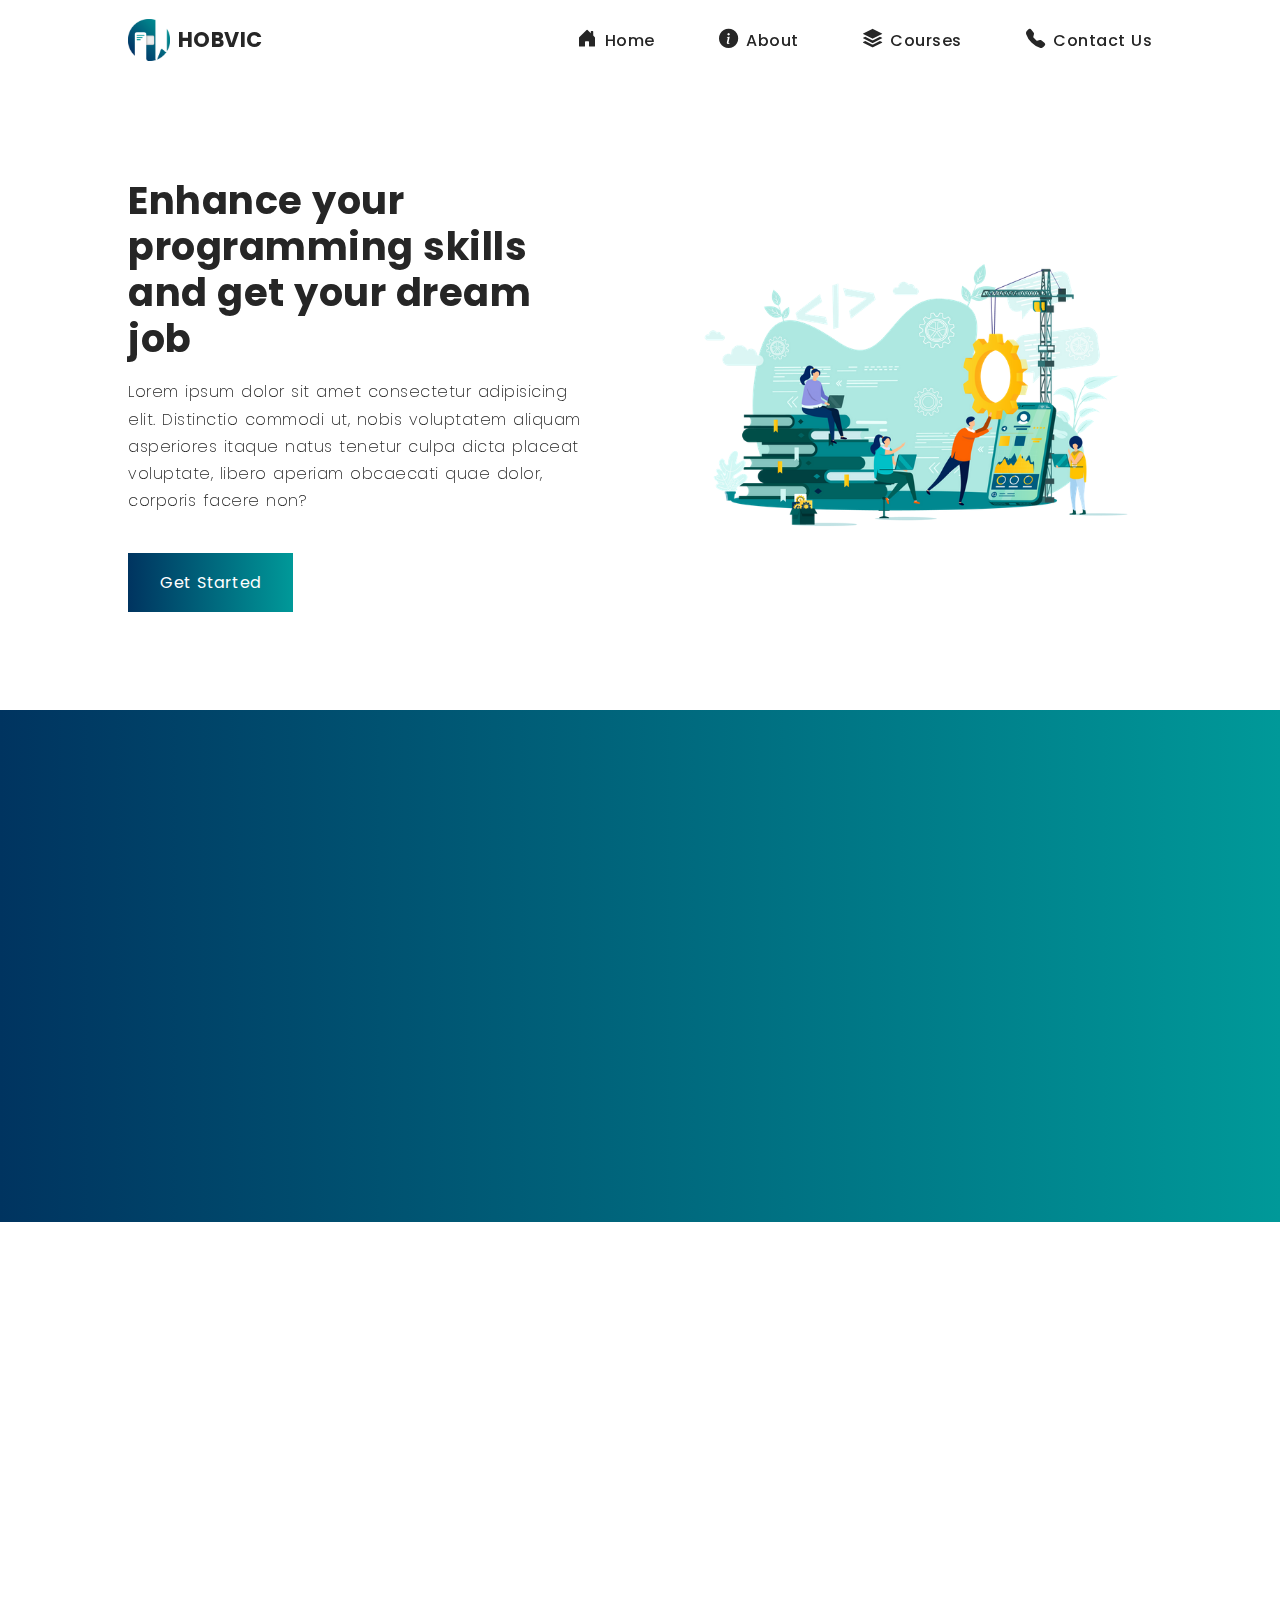
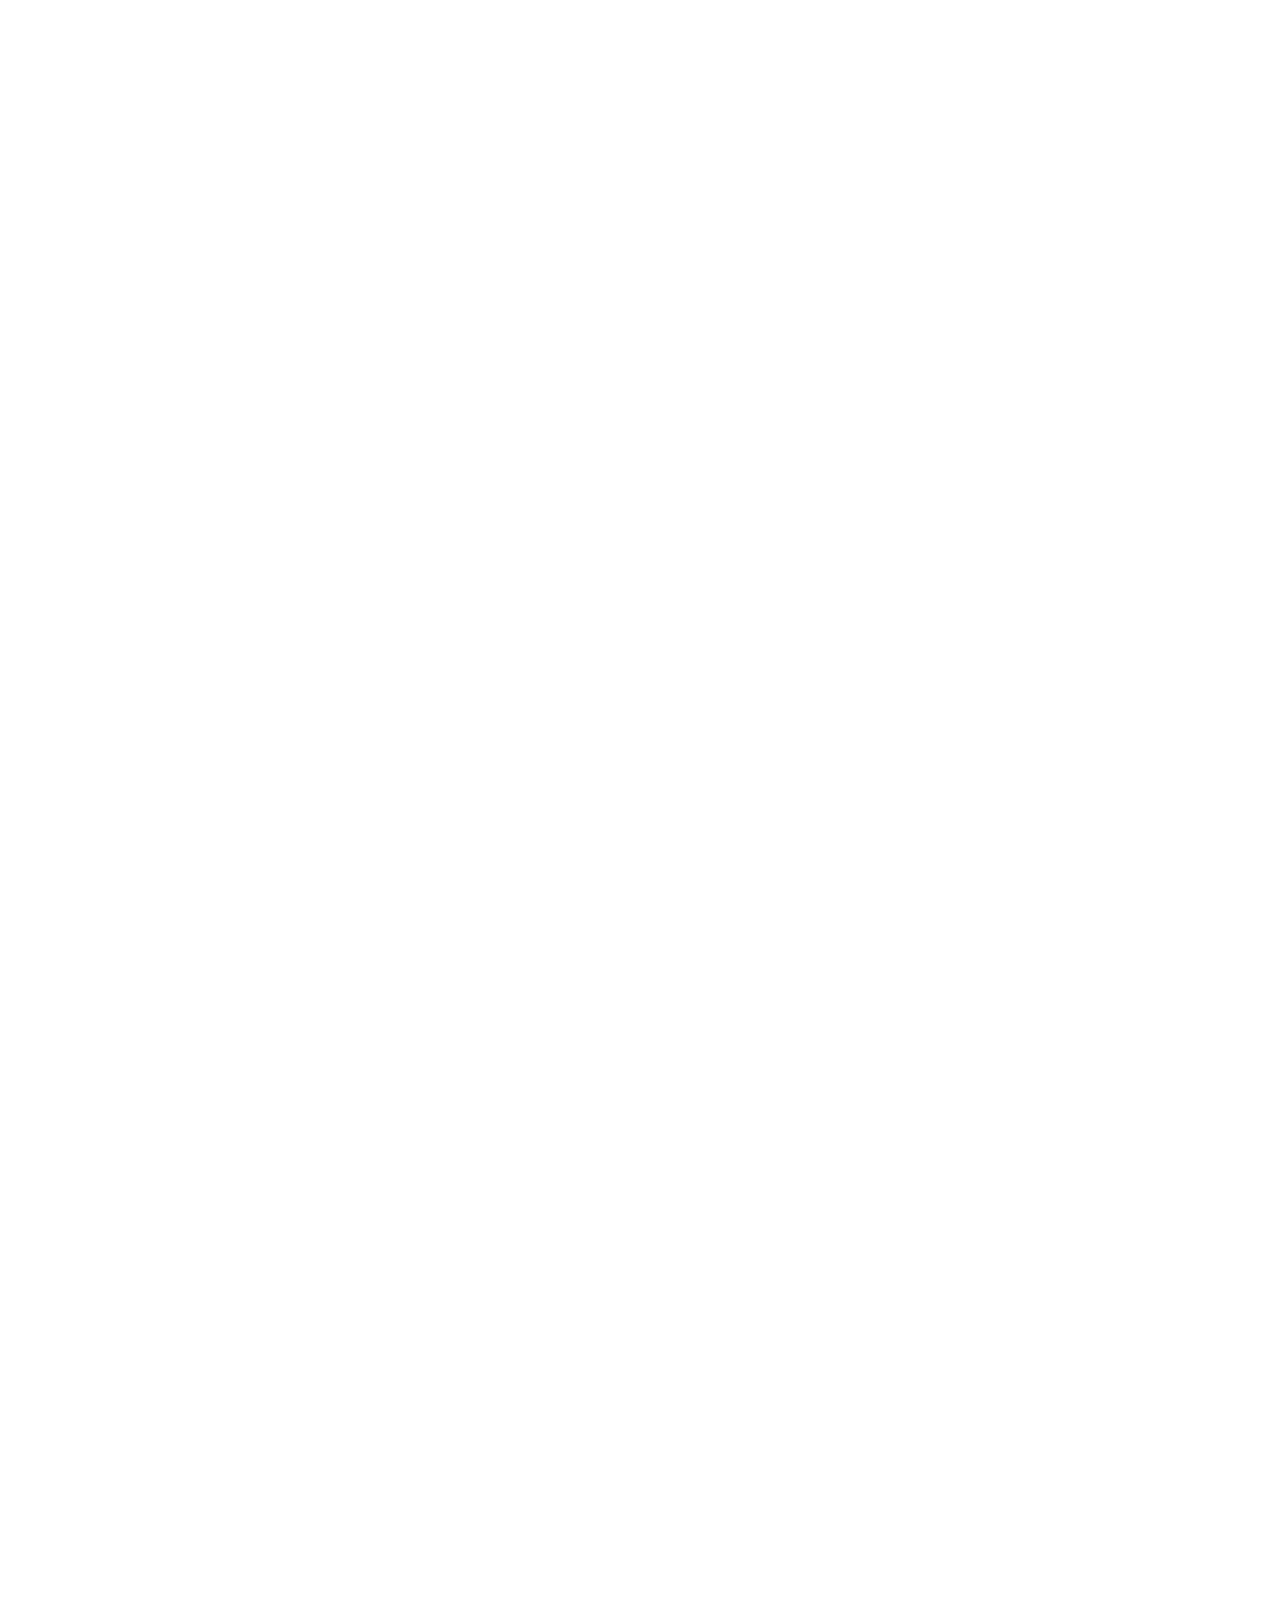
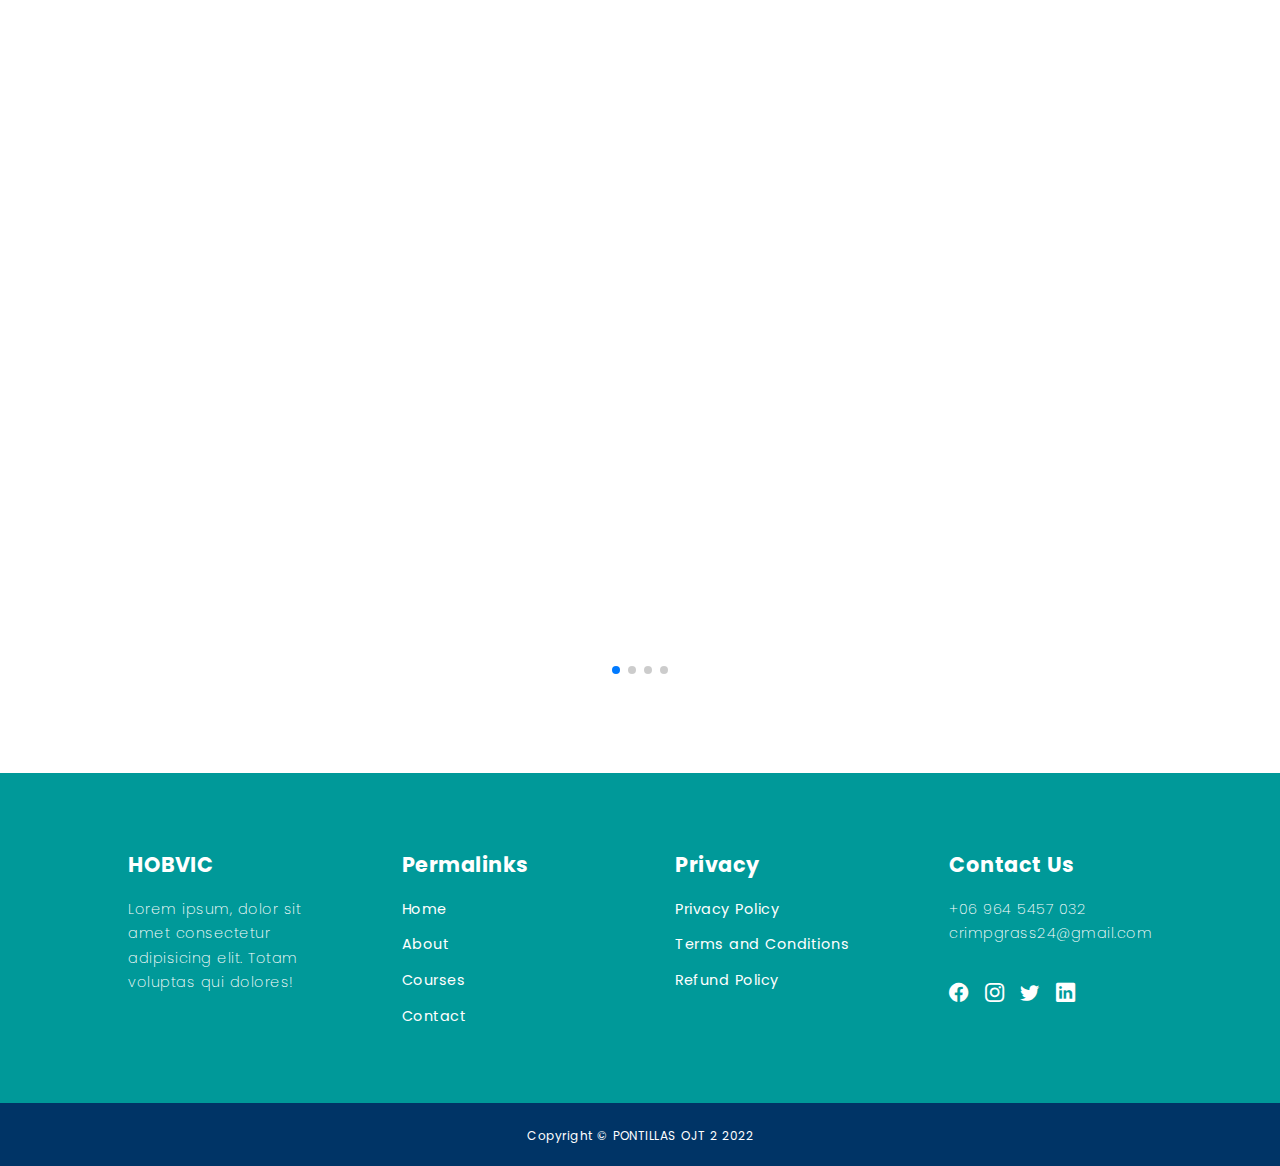
<file: index.html>
<!DOCTYPE html>
<html lang="en">
<!--TIME STAMP: 2:42:23 -->
<head>
    <meta charset="UTF-8">
    <meta name="viewport" content="width=device-width, initial-scale=1.0">
    <meta http-equiv="X-UA-Compatible" content="ie=edge">
    <title>HOME | OJT 2 WEBSITE</title>
    <link rel="shortcut icon" type="image/x-icon" href="./imgs/logo.png"/>

    <!-- CSS -->
    <link rel="stylesheet" href="./CSS/HOMEPAGE.css">
    <!-- SCROLL EFFECTS -->
    <link rel="stylesheet" href="https://unpkg.com/aos@next/dist/aos.css" />
    <!-- BOOTSTRAP ICONS -->
    <link rel="stylesheet" href="https://cdn.jsdelivr.net/npm/bootstrap-icons@1.8.1/font/bootstrap-icons.css">
    <link rel="stylesheet" href="https://cdnjs.cloudflare.com/ajax/libs/font-awesome/6.0.0/css/all.min.css">
    <!-- GOOGLE FONTS (POPPINS) -->
    <link rel="preconnect" href="https://fonts.googleapis.com">
    <link rel="preconnect" href="https://fonts.gstatic.com" crossorigin>
    <link href="https://fonts.googleapis.com/css2?family=Poppins:wght@200;300;400;500;600;700;800;900&display=swap" rel="stylesheet"> 
    <!-- SWIPER JS -->
    <link rel="stylesheet" href="https://cdn.jsdelivr.net/npm/swiper@8/swiper-bundle.min.css"/>
</head>

<body>
    <!--================================ NAVIGATION BAR ================================-->
    <nav>
        <div class="container nav__container">
            <a href="index.html" id="logo"><img src="./imgs/logo.png" alt="" class="logo__img"><h4>HOBVIC</h4></a>
            <ul class="nav_menu">
                <li><a href="index.html"><i class="bi bi-house-door-fill"></i>Home</a></li>
                <li><a href="OJT2_ABOUTPAGE.html"><i class="bi bi-info-circle-fill"></i>About</a></li>
                <li><a href="OJT2_COURSESPAGE.html"><i class="bi bi-stack"></i>Courses</a></li>
                <li><a href="OJT2_CONTACTPAGE.html"><i class="bi bi-telephone-fill"></i>Contact Us</a></li>
            </ul>
            <button id="open_menu_btn"><i class="bi bi-list"></i></button>
            <button id="close_menu_btn"><i class="bi bi-x-lg"></i></button>
        </div>
    </nav>
    <!--================================ END OF NAVIGATION BAR ================================-->


    <!--================================ LANDING VIEW (HEADER) ================================-->
    <header>
        <div class="container header__container">
            <div class="header__left">
                <h1 data-aos="fade-up" data-aos-duration="1000">Enhance your programming skills and get your dream job</h1>
                <p data-aos="fade-up" data-aos-duration="1000" data-aos-delay="100">
                    Lorem ipsum dolor sit amet consectetur adipisicing elit. 
                    Distinctio commodi ut, nobis voluptatem aliquam asperiores 
                    itaque natus tenetur culpa dicta placeat voluptate, libero 
                    aperiam obcaecati quae dolor, corporis facere non?
                </p>
                <a href="OJT2_COURSESPAGE.html" class="btn-primary" data-aos="fade-up" data-aos-duration="1000" data-aos-delay="200">Get Started</a>
            </div>

            <div class="header__right" data-aos="fade-up" data-aos-duration="1000">
                <div class="header__right-image">
                    <img src="./imgs/header.png">
                </div>
            </div>
        </div>
    </header>
    <!--================================ END OF LANDING VIEW (HEADER) ================================-->


    <!--================================ CATEGORIES ================================-->
    <section class="categories"> 
        <div class="container categories__container">
            <div class="categories__left">
                <h1 data-aos="fade-up" data-aos-duration="1000">Categories</h1>
                <p data-aos="fade-up" data-aos-duration="1000">
                    Lorem, ipsum dolor sit amet consectetur adipisicing elit. 
                    Aspernatur nihil eos aliquam, ipsum sit vitae quos ratione 
                    iste voluptate dolorem molestias asperiores facilis blanditiis 
                    vero id consectetur sequi veritatis est?
                </p>
                <a href="#" class="btn" data-aos="fade-up" data-aos-duration="1000">Learn More</a>
            </div>

            <div class="categories__right">
                <article class="category" data-aos="fade-up" data-aos-duration="1000">
                    <span class="category__icon"><i class="bi bi-currency-bitcoin"></i></span>
                    <h5>Blockchain</h5>
                    <p>Lorem ipsum dolor sit amet consectetur elit. Ab, nisi.</p>
                </article>

                <article class="category" data-aos="fade-up" data-aos-duration="1000" data-aos-delay="100">
                    <span class="category__icon"><i class="bi bi-columns-gap"></i></span>
                    <h5>Web Design</h5>
                    <p>Lorem ipsum dolor sit amet consectetur elit. Ab, nisi.</p>
                </article>
                
                <article class="category" data-aos="fade-up" data-aos-duration="1000" data-aos-delay="200">
                    <span class="category__icon"><i class="bi bi-share"></i></span>
                    <h5>Networking</h5>
                    <p>Lorem ipsum dolor sit amet consectetur elit. Ab, nisi.</p>
                </article>
                
                <article class="category" data-aos="fade-up" data-aos-duration="1000">
                    <span class="category__icon"><i class="bi bi-cash"></i></span>
                    <h5>Finance</h5>
                    <p>Lorem ipsum dolor sit amet consectetur elit. Ab, nisi.</p>
                </article>
                
                <article class="category" data-aos="fade-up" data-aos-duration="1000" data-aos-delay="100">
                    <span class="category__icon"><i class="bi bi-megaphone"></i></span>
                    <h5>Marketing</h5>
                    <p>Lorem ipsum dolor sit amet consectetur elit. Ab, nisi.</p>
                </article>
                
                <article class="category" data-aos="fade-up" data-aos-duration="1000" data-aos-delay="200">
                    <span class="category__icon"><i class="bi bi-music-note-beamed"></i></span>
                    <h5>Music</h5>
                    <p>Lorem ipsum dolor sit amet consectetur elit. Ab, nisi.</p>
                </article>
            </div>
        </div>
    </section>
    <!--================================ END OF CATEGORIES ================================-->


    <!--================================ COURSES ================================-->
    <section class="courses">
        <h2 data-aos="fade-up" data-aos-duration="1000">Our Popular Courses</h2>
        <div class="container courses__container" data-aos="fade-up" data-aos-duration="1000">
            <article class="course" data-aos="fade-up" data-aos-duration="1000">
                <div class="course__image">
                    <img src="./imgs/course1.jpg" alt="">
                </div>
                <div class="course__info">
                    <h4>Social Media Advertising and Online Marketing Strategy</h4>
                    <p>Lorem ipsum dolor sit, amet consectetur adipisicing elit. 
                        Incidunt nostrum aspernatur ex.
                    </p>
                    <a href="OJT2_COURSESPAGE.html" class="btn-primary">Learn More</a>
                </div>
            </article>

            <article class="course" data-aos="fade-up" data-aos-duration="1000">
                <div class="course__image">
                    <img src="./imgs/course2.jpg" alt="">
                </div>
                <div class="course__info">
                    <h4>Brochure Design in Illustrator for Absolute Beginners</h4>
                    <p>Lorem ipsum dolor sit, amet consectetur adipisicing elit. 
                        Incidunt nostrum aspernatur ex.
                    </p>
                    <a href="OJT2_COURSESPAGE.html" class="btn-primary">Learn More</a>
                </div>
            </article>

            <article class="course" data-aos="fade-up" data-aos-duration="1000">
                <div class="course__image">
                    <img src="./imgs/course3.jpg" alt="">
                </div>
                <div class="course__info">
                    <h4>Responsive Products and Servicing Website Design</h4>
                    <p>Lorem ipsum dolor sit, amet consectetur adipisicing elit. 
                        Incidunt nostrum aspernatur ex.
                    </p>
                    <a href="OJT2_COURSESPAGE.html" class="btn-primary">Learn More</a>
                </div>
            </article>
        </div>
    </section>
    <!--================================ END OF COURSES ================================-->


    <!--================================ FAQS ================================-->
    <section class="faqs" data-aos="fade-up" data-aos-duration="1000">
        <h2 data-aos="fade-up" data-aos-duration="1000">Frequently Asked Questions</h2>
        <div class="container faqs__container">
            <article class="faq" data-aos="fade-up" data-aos-duration="1000">
                <div class="faq__icon"><i class="bi bi-plus-lg"></i></div>
                <div class="question__answer">
                    <h4>How do I know the right courses for me?</h4>
                    <p>Lorem ipsum dolor sit amet consectetur adipisicing elit. 
                        Repudiandae libero aliquid a possimus atque corrupti illo soluta, 
                        amet eligendi deserunt et, adipisci accusantium laborum assumenda harum alias odio quam. 
                        Porro!
                    </p>
                </div>
            </article>

            <article class="faq" data-aos="fade-up" data-aos-duration="1000">
                <div class="faq__icon"><i class="bi bi-plus-lg"></i></div>
                <div class="question__answer">
                    <h4>Who should take and Online Course?</h4>
                    <p>Lorem ipsum dolor sit amet consectetur adipisicing elit. 
                        Repudiandae libero aliquid a possimus atque corrupti illo soluta, 
                        amet eligendi deserunt et, adipisci accusantium laborum assumenda harum alias odio quam. 
                        Porro!
                    </p>
                </div>
            </article>

            <article class="faq" data-aos="fade-up" data-aos-duration="1000">
                <div class="faq__icon"><i class="bi bi-plus-lg"></i></div>
                <div class="question__answer">
                    <h4>Are there prerequisites or language reqs?</h4>
                    <p>Lorem ipsum dolor sit amet consectetur adipisicing elit. 
                        Repudiandae libero aliquid a possimus atque corrupti illo soluta, 
                        amet eligendi deserunt et, adipisci accusantium laborum assumenda harum alias odio quam. 
                        Porro!
                    </p>
                </div>
            </article>

            <article class="faq" data-aos="fade-up" data-aos-duration="1000">
                <div class="faq__icon"><i class="bi bi-plus-lg"></i></div>
                <div class="question__answer">
                    <h4>I am an absolute beginner, can I join?</h4>
                    <p>Lorem ipsum dolor sit amet consectetur adipisicing elit. 
                        Repudiandae libero aliquid a possimus atque corrupti illo soluta, 
                        amet eligendi deserunt et, adipisci accusantium laborum assumenda harum alias odio quam. 
                        Porro!
                    </p>
                </div>
            </article>

            <article class="faq" data-aos="fade-up" data-aos-duration="1000">
                <div class="faq__icon"><i class="bi bi-plus-lg"></i></div>
                <div class="question__answer">
                    <h4>Can I take more than one course at a time?</h4>
                    <p>Lorem ipsum dolor sit amet consectetur adipisicing elit. 
                        Repudiandae libero aliquid a possimus atque corrupti illo soluta, 
                        amet eligendi deserunt et, adipisci accusantium laborum assumenda harum alias odio quam. 
                        Porro!
                    </p>
                </div>
            </article>

            <article class="faq" data-aos="fade-up" data-aos-duration="1000">
                <div class="faq__icon"><i class="bi bi-plus-lg"></i></div>
                <div class="question__answer">
                    <h4>What should I do if I need to start a course late?</h4>
                    <p>Lorem ipsum dolor sit amet consectetur adipisicing elit. 
                        Repudiandae libero aliquid a possimus atque corrupti illo soluta, 
                        amet eligendi deserunt et, adipisci accusantium laborum assumenda harum alias odio quam. 
                        Porro!
                    </p>
                </div>
            </article>

            <article class="faq" data-aos="fade-up" data-aos-duration="1000">
                <div class="faq__icon"><i class="bi bi-plus-lg"></i></div>
                <div class="question__answer">
                    <h4>I'm a high school student, can I join?</h4>
                    <p>Lorem ipsum dolor sit amet consectetur adipisicing elit. 
                        Repudiandae libero aliquid a possimus atque corrupti illo soluta, 
                        amet eligendi deserunt et, adipisci accusantium laborum assumenda harum alias odio quam. 
                        Porro!
                    </p>
                </div>
            </article>

            <article class="faq" data-aos="fade-up" data-aos-duration="1000">
                <div class="faq__icon"><i class="bi bi-plus-lg"></i></div>
                <div class="question__answer">
                    <h4>I am registered. Now what?</h4>
                    <p>Lorem ipsum dolor sit amet consectetur adipisicing elit. 
                        Repudiandae libero aliquid a possimus atque corrupti illo soluta, 
                        amet eligendi deserunt et, adipisci accusantium laborum assumenda harum alias odio quam. 
                        Porro!
                    </p>
                </div>
            </article>

            <article class="faq" data-aos="fade-up" data-aos-duration="1000">
                <div class="faq__icon"><i class="bi bi-plus-lg"></i></div>
                <div class="question__answer">
                    <h4>Do you provide certification for free?</h4>
                    <p>Lorem ipsum dolor sit amet consectetur adipisicing elit. 
                        Repudiandae libero aliquid a possimus atque corrupti illo soluta, 
                        amet eligendi deserunt et, adipisci accusantium laborum assumenda harum alias odio quam. 
                        Porro!
                    </p>
                </div>
            </article>

            <article class="faq" data-aos="fade-up" data-aos-duration="1000">
                <div class="faq__icon"><i class="bi bi-plus-lg"></i></div>
                <div class="question__answer">
                    <h4>I already have finished a course, what's next?</h4>
                    <p>Lorem ipsum dolor sit amet consectetur adipisicing elit. 
                        Repudiandae libero aliquid a possimus atque corrupti illo soluta, 
                        amet eligendi deserunt et, adipisci accusantium laborum assumenda harum alias odio quam. 
                        Porro!
                    </p>
                </div>
            </article>
        </div>
    </section>
    <!--================================ END OF FAQS ================================-->


    <!--================================ TESTTIMONIALS ================================-->
    <section class="container testimonials__container mySwiper">
        <h2 data-aos="fade-up" data-aos-duration="1000">Student's Testimonials</h2>
        <div class="swiper-wrapper" data-aos="fade-left" data-aos-duration="1000">
            <div class="testimonial swiper-slide">
                <div class="avatar">
                    <img src="./imgs/avatar1.jpg" alt="">
                </div>
                <div class="testimonial__info">
                    <h5>Alex Bricks</h5>
                    <small>Web Developer</small>
                </div>
                <div class="testimonial__body">
                    <p>Lorem ipsum dolor sit amet consectetur adipisicing elit. 
                        Omnis officia et quaerat optio corporis ex deleniti ipsam eveniet 
                        blanditiis provident incidunt earum sed, delectus harum rerum quibusdam 
                        consequatur repudiandae debitis.
                    </p>
                </div>
            </div>

            <div class="testimonial swiper-slide">
                <div class="avatar">
                    <img src="./imgs/avatar2.jpg" alt="">
                </div>
                <div class="testimonial__info">
                    <h5>Carlos Rodriguez</h5>
                    <small>CS Student</small>
                </div>
                <div class="testimonial__body">
                    <p>Lorem ipsum dolor sit amet consectetur adipisicing elit. 
                        Omnis officia et quaerat optio corporis ex deleniti ipsam eveniet 
                        blanditiis provident incidunt earum sed, delectus harum rerum quibusdam 
                        consequatur repudiandae debitis.
                    </p>
                </div>
            </div>

            <div class="testimonial swiper-slide">
                <div class="avatar">
                    <img src="./imgs/avatar3.jpg" alt="">
                </div>
                <div class="testimonial__info">
                    <h5>Abie Chua</h5>
                    <small>Software Developer Trainee</small>
                </div>
                <div class="testimonial__body">
                    <p>Lorem ipsum dolor sit amet consectetur adipisicing elit. 
                        Omnis officia et quaerat optio corporis ex deleniti ipsam eveniet 
                        blanditiis provident incidunt earum sed, delectus harum rerum quibusdam 
                        consequatur repudiandae debitis.
                    </p>
                </div>
            </div>

            <div class="testimonial swiper-slide">
                <div class="avatar">
                    <img src="./imgs/avatar4.jpg" alt="">
                </div>
                <div class="testimonial__info">
                    <h5>Eshy Fowler</h5>
                    <small>CS Student</small>
                </div>
                <div class="testimonial__body">
                    <p>Lorem ipsum dolor sit amet consectetur adipisicing elit. 
                        Omnis officia et quaerat optio corporis ex deleniti ipsam eveniet 
                        blanditiis provident incidunt earum sed, delectus harum rerum quibusdam 
                        consequatur repudiandae debitis.
                    </p>
                </div>
            </div>

            <div class="testimonial swiper-slide">
                <div class="avatar">
                    <img src="./imgs/avatar5.jpg" alt="">
                </div>
                <div class="testimonial__info">
                    <h5>Ryan Smith</h5>
                    <small>Digital Marketing Coordinator</small>
                </div>
                <div class="testimonial__body">
                    <p>Lorem ipsum dolor sit amet consectetur adipisicing elit. 
                        Omnis officia et quaerat optio corporis ex deleniti ipsam eveniet 
                        blanditiis provident incidunt earum sed, delectus harum rerum quibusdam 
                        consequatur repudiandae debitis.
                    </p>
                </div>
            </div>
        </div>
        <div class="swiper-pagination"></div>
    </section>
    <!--================================ END OF TESTIMONIALS ================================-->


    <!--================================ FOOTER ================================-->
    <footer>
        <div class="container footer__container">
            <div class="footer__1">
                <h4><a href="OJT2_HOMEPAGE.html">HOBVIC</a></h4>
                <p>
                    Lorem ipsum, dolor sit amet consectetur adipisicing elit. Totam voluptas qui dolores!
                </p>
            </div>

            <div class="footer__2">
                <h4>Permalinks</h4>
                <ul>
                    <li><a href="OJT2_HOMEPAGE.html">Home</a></li>
                    <li><a href="OJT2_HOMEPAGE.html">About</a></li>
                    <li><a href="OJT2_HOMEPAGE.html">Courses</a></li>
                    <li><a href="OJT2_HOMEPAGE.html">Contact</a></li>
                </ul>
            </div>

            <div class="footer__3">
                <h4>Privacy</h4>
                <ul class="privacy">
                    <li><a href="#"></a>Privacy Policy</li>
                    <li><a href="#"></a>Terms and Conditions</li>
                    <li><a href="#"></a>Refund Policy</li>
                </ul>
            </div>

            <div class="footer__4">
                <h4>Contact Us</h4>
                <div>
                    <p>+06 964 5457 032</p>
                    <p>crimpgrass24@gmail.com</p>
                </div>

                <ul class="footer__socials">
                    <li>
                        <a href="#"><i class="bi bi-facebook"></i></a>
                    </li>
                    <li>
                        <a href="#"><i class="bi bi-instagram"></i></a>
                    </li>
                    <li>
                        <a href="#"><i class="bi bi-twitter"></i></a>
                    </li>
                    <li>
                        <a href="#"><i class="bi bi-linkedin"></i></a>
                    </li>
                </ul>
            </div>
        </div>
        <div class="footer__copyrights">
            <small>Copyright &copy; PONTILLAS OJT 2 2022</small>
        </div>
    </footer>
    <!--================================ END OF FOOTER ================================-->


    <!-- JAVASCRIPT -->
    <script src="./MAIN.js"></script>
    <!-- SWIPER JS-->
    <script src="https://cdn.jsdelivr.net/npm/swiper@8/swiper-bundle.min.js"></script>
    <script>
      var swiper = new Swiper(".mySwiper", {
        slidesPerView: 1,
        spaceBetween: 30,
        pagination: {
          el: ".swiper-pagination",
          clickable: true,
        },
        // WHEN WINDOW >= 600px
        breakpoints: {
            600: {
                slidesPerView: 2
            }
        }
      });
    </script>

    <!-- SCROLL EFFECTS -->
    <script src="https://unpkg.com/aos@next/dist/aos.js"></script>
    <script>
      AOS.init();
    </script>
</body>
</html>
</file>
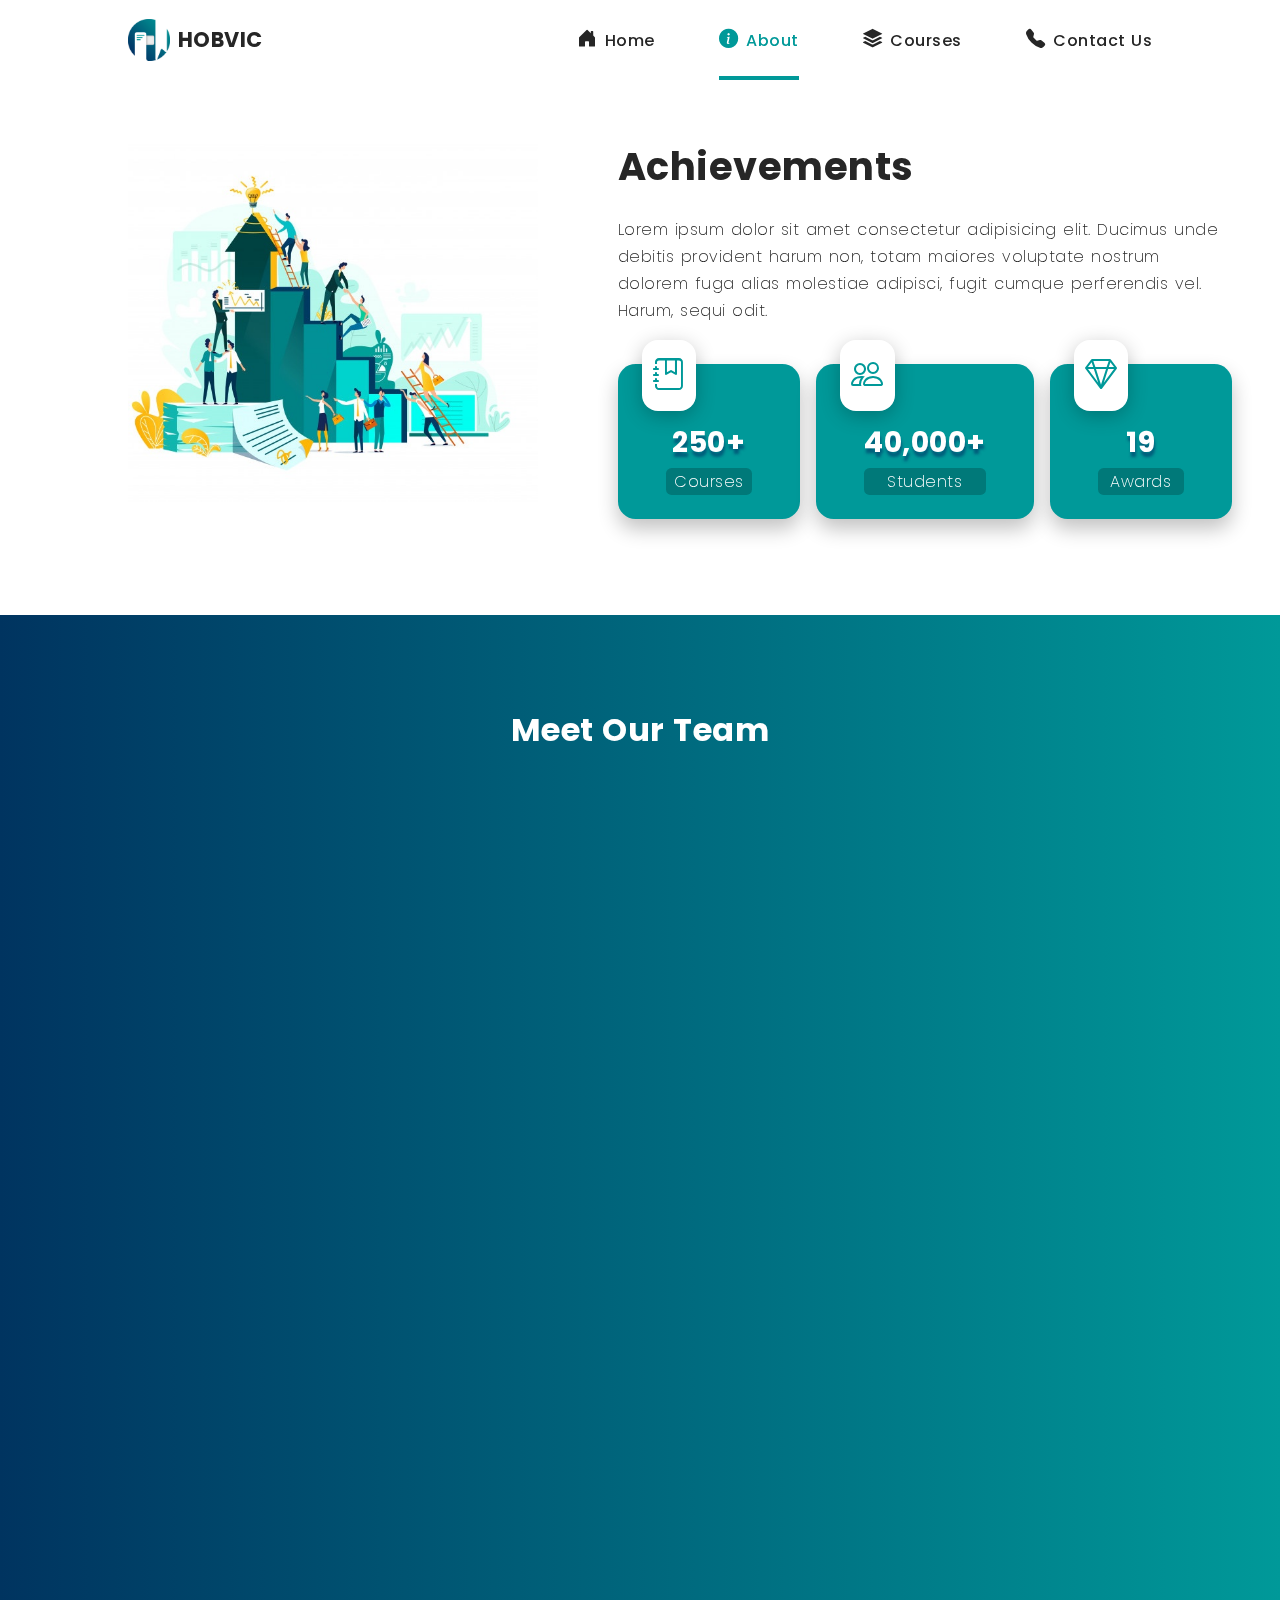
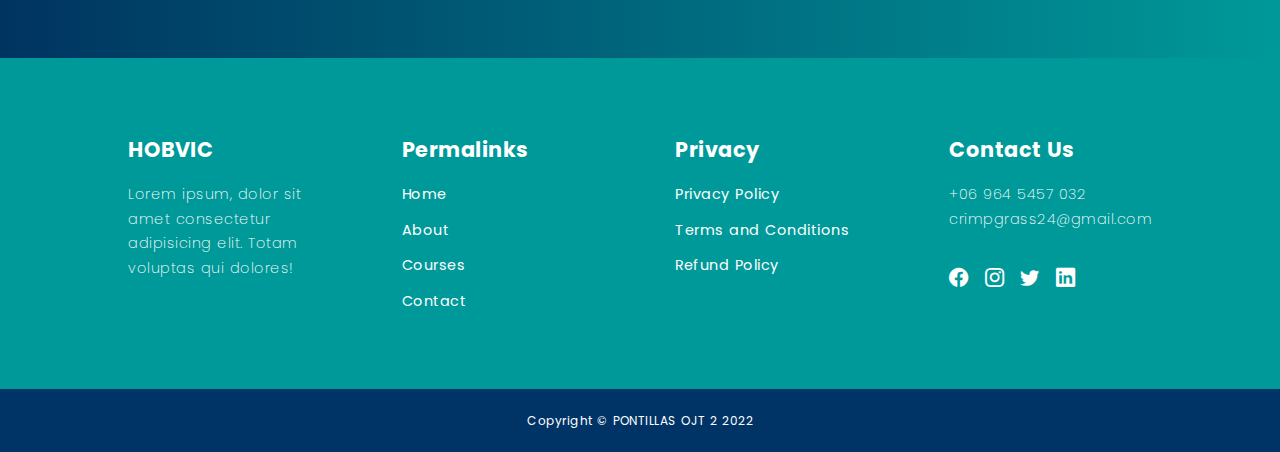
<file: OJT2_ABOUTPAGE.html>
<!DOCTYPE html>
<html lang="en">
<!--TIME STAMP: 1:52:13-->
<head>
    <meta charset="UTF-8">
    <meta name="viewport" content="width=device-width, initial-scale=1.0">
    <meta http-equiv="X-UA-Compatible" content="ie=edge">
    <title>ABOUT | OJT 2 WEBSITE</title>
    <link rel="shortcut icon" type="image/x-icon" href="./imgs/logo.png"/>

    <!-- CSS -->
    <link rel="stylesheet" href="./CSS/HOMEPAGE.css">
    <!-- SCROLL EFFECTS -->
    <link rel="stylesheet" href="https://unpkg.com/aos@next/dist/aos.css" />
    <link rel="stylesheet" href="./CSS/ABOUTPAGE.css">
    <!-- BOOTSTRAP ICONS -->
    <link rel="stylesheet" href="https://cdn.jsdelivr.net/npm/bootstrap-icons@1.8.1/font/bootstrap-icons.css">
    <link rel="stylesheet" href="https://cdnjs.cloudflare.com/ajax/libs/font-awesome/6.0.0/css/all.min.css">
    <!-- GOOGLE FONTS (POPPINS) -->
    <link rel="preconnect" href="https://fonts.googleapis.com">
    <link rel="preconnect" href="https://fonts.gstatic.com" crossorigin>
    <link href="https://fonts.googleapis.com/css2?family=Poppins:wght@200;300;400;500;600;700;800;900&display=swap" rel="stylesheet"> 
</head>

<body>
    <!--================================ NAVIGATION BAR ================================-->
    <nav>
        <div class="container nav__container">
            <a href="index.html" id="logo"><img src="./imgs/logo.png" alt="" class="logo__img"><h4>HOBVIC</h4></a>
            <ul class="nav_menu">
                <li><a href="index.html"><i class="bi bi-house-door-fill"></i>Home</a></li>
                <li><a href="OJT2_ABOUTPAGE.html" id="aboutPageNav"><i class="bi bi-info-circle-fill"></i>About</a></li>
                <li><a href="OJT2_COURSESPAGE.html"><i class="bi bi-stack"></i>Courses</a></li>
                <li><a href="OJT2_CONTACTPAGE.html"><i class="bi bi-telephone-fill"></i>Contact Us</a></li>
            </ul>
            <button id="open_menu_btn"><i class="bi bi-list"></i></button>
            <button id="close_menu_btn"><i class="bi bi-x-lg"></i></button>
        </div>
    </nav>
    <!--================================ END OF NAVIGATION BAR ================================-->


    <!--================================ ACHIEVEMENTS ================================-->
    <section class="about__achievements">
        <div class="container about__achievements-container">   
            <div class="about__achievements-left" data-aos="fade-up" data-aos-duration="1000">
                <img src="./imgs/image3.jpg" alt="">
            </div>

            <div class="about__achievements-right">
                <h1 data-aos="fade-up" data-aos-duration="1000">Achievements</h1>
                <p data-aos="fade-up" data-aos-duration="1000" data-aos-delay="100">Lorem ipsum dolor sit amet consectetur adipisicing elit. 
                    Ducimus unde debitis provident harum non, totam maiores voluptate 
                    nostrum dolorem fuga alias molestiae adipisci, fugit cumque perferendis vel. 
                    Harum, sequi odit.
                </p>

                <div class="achievements__cards">
                    <article class="achievement__card"  data-aos="fade-up" data-aos-duration="1000" data-aos-delay="200">
                        <span class="achievement__icon">
                            <i class="bi bi-journal-bookmark"></i>
                        </span>
                        <h3>250+</h3>
                        <p>Courses</p>
                    </article>

                    <article class="achievement__card" data-aos="fade-up" data-aos-duration="1000" data-aos-delay="300">
                        <span class="achievement__icon">
                            <i class="bi bi-people"></i>
                        </span>
                        <h3>40,000+</h3>
                        <p>Students</p>
                    </article>

                    <article class="achievement__card" data-aos="fade-up" data-aos-duration="1000" data-aos-delay="400">
                        <span class="achievement__icon">
                                <i class="bi bi-gem"></i>
                        </span>
                        <h3>19</h3>
                        <p>Awards</p>
                    </article>
                </div>
            </div>
        </div>
    </section>
    <!--================================ END OF ACHIEVEMENTS ================================-->


    <!--================================ TEAM MEMBERS ================================-->
    <section class="team" data-aos="fade-up" data-aos-duration="1000">
        <h2 data-aos="fade-up" data-aos-duration="1000">Meet Our Team</h2>
        <div class="container team__container">
            <article class="team__member" data-aos="fade-up" data-aos-duration="1000">
                <div class="team__member-image">
                    <img src="./imgs/tm1.jpg" alt="">
                </div>
                <div class="team__member-info">
                    <h4>Robin Shamer</h4>
                    <p>Project Manager</p>
                </div>
                <div class="team__member-socials">
                    <a href="https://linkedin.com" target="_blank"><i class="bi bi-linkedin"></i></i></a>
                    <a href="https://gmail.com" target="_blank"><i class="bi bi-google"></i></i></a>
                    <a href="https://twitter.com" target="_blank"><i class="bi bi-twitter"></i></a>
                </div>
            </article>

            <article class="team__member" data-aos="fade-up" data-aos-duration="1000">
                <div class="team__member-image">
                    <img src="./imgs/tm2.jpg" alt="">
                </div>
                <div class="team__member-info">
                    <h4>Irene Wills</h4>
                    <p>Head Designer</p>
                </div>
                <div class="team__member-socials">
                    <a href="https://linkedin.com" target="_blank"><i class="bi bi-linkedin"></i></i></a>
                    <a href="https://gmail.com" target="_blank"><i class="bi bi-google"></i></i></a>
                    <a href="https://twitter.com" target="_blank"><i class="bi bi-twitter"></i></a>
                </div>
            </article>

            <article class="team__member" data-aos="fade-up" data-aos-duration="1000">
                <div class="team__member-image">
                    <img src="./imgs/tm3.jpg" alt="">
                </div>
                <div class="team__member-info">
                    <h4>Peter Revilla</h4>
                    <p>Expert Tutor</p>
                </div>
                <div class="team__member-socials">
                    <a href="https://linkedin.com" target="_blank"><i class="bi bi-linkedin"></i></i></a>
                    <a href="https://gmail.com" target="_blank"><i class="bi bi-google"></i></i></a>
                    <a href="https://twitter.com" target="_blank"><i class="bi bi-twitter"></i></a>
                </div>
            </article>

            <article class="team__member" data-aos="fade-up" data-aos-duration="1000">
                <div class="team__member-image">
                    <img src="./imgs/tm4.jpg" alt="">
                </div>
                <div class="team__member-info">
                    <h4>Mark Revillame</h4>
                    <p>Business Analyst</p>
                </div>
                <div class="team__member-socials">
                    <a href="https://linkedin.com" target="_blank"><i class="bi bi-linkedin"></i></i></a>
                    <a href="https://gmail.com" target="_blank"><i class="bi bi-google"></i></i></a>
                    <a href="https://twitter.com" target="_blank"><i class="bi bi-twitter"></i></a>
                </div>
            </article>

            <article class="team__member" data-aos="fade-up" data-aos-duration="1000">
                <div class="team__member-image">
                    <img src="./imgs/tm5.jpg" alt="">
                </div>
                <div class="team__member-info">
                    <h4>Cynthia Lander</h4>
                    <p>Full-stack Developer</p>
                </div>
                <div class="team__member-socials">
                    <a href="https://linkedin.com" target="_blank"><i class="bi bi-linkedin"></i></i></a>
                    <a href="https://gmail.com" target="_blank"><i class="bi bi-google"></i></i></a>
                    <a href="https://twitter.com" target="_blank"><i class="bi bi-twitter"></i></a>
                </div>
            </article>

            <article class="team__member" data-aos="fade-up" data-aos-duration="1000">
                <div class="team__member-image">
                    <img src="./imgs/tm6.jpg" alt="">
                </div>
                <div class="team__member-info">
                    <h4>Michael Holmes</h4>
                    <p>DevOps Engineer</p>
                </div>
                <div class="team__member-socials">
                    <a href="https://linkedin.com" target="_blank"><i class="bi bi-linkedin"></i></i></a>
                    <a href="https://gmail.com" target="_blank"><i class="bi bi-google"></i></i></a>
                    <a href="https://twitter.com" target="_blank"><i class="bi bi-twitter"></i></a>
                </div>
            </article>

            <article class="team__member" data-aos="fade-up" data-aos-duration="1000">
                <div class="team__member-image">
                    <img src="./imgs/tm7.jpg" alt="">
                </div>
                <div class="team__member-info">
                    <h4>Lucia Revilla</h4>
                    <p>Software Engineer</p>
                </div>
                <div class="team__member-socials">
                    <a href="https://linkedin.com" target="_blank"><i class="bi bi-linkedin"></i></i></a>
                    <a href="https://gmail.com" target="_blank"><i class="bi bi-google"></i></i></a>
                    <a href="https://twitter.com" target="_blank"><i class="bi bi-twitter"></i></a>
                </div>
            </article>

            <article class="team__member" data-aos="fade-up" data-aos-duration="1000">
                <div class="team__member-image">
                    <img src="./imgs/tm8.jpg" alt="">
                </div>
                <div class="team__member-info">
                    <h4>Kim Lo</h4>
                    <p>Applications Developer</p>
                </div>
                <div class="team__member-socials">
                    <a href="https://linkedin.com" target="_blank"><i class="bi bi-linkedin"></i></i></a>
                    <a href="https://gmail.com" target="_blank"><i class="bi bi-google"></i></i></a>
                    <a href="https://twitter.com" target="_blank"><i class="bi bi-twitter"></i></a>
                </div>
            </article>
        </div>
    </section>
    <!--================================ END OF TEAM MEMBERS ================================-->


    <!--================================ FOOTER ================================-->
    <footer style="box-shadow: 2px -5px 56px -7px rgba(0,52,102,0.75);">
        <div class="container footer__container">
            <div class="footer__1">
                <h4><a href="OJT2_HOMEPAGE.html">HOBVIC</a></h4>
                <p>
                    Lorem ipsum, dolor sit amet consectetur adipisicing elit. Totam voluptas qui dolores!
                </p>
            </div>

            <div class="footer__2">
                <h4>Permalinks</h4>
                <ul>
                    <li><a href="OJT2_HOMEPAGE.html">Home</a></li>
                    <li><a href="OJT2_HOMEPAGE.html">About</a></li>
                    <li><a href="OJT2_HOMEPAGE.html">Courses</a></li>
                    <li><a href="OJT2_HOMEPAGE.html">Contact</a></li>
                </ul>
            </div>

            <div class="footer__3">
                <h4>Privacy</h4>
                <ul class="privacy">
                    <li><a href="#"></a>Privacy Policy</li>
                    <li><a href="#"></a>Terms and Conditions</li>
                    <li><a href="#"></a>Refund Policy</li>
                </ul>
            </div>

            <div class="footer__4">
                <h4>Contact Us</h4>
                <div>
                    <p>+06 964 5457 032</p>
                    <p>crimpgrass24@gmail.com</p>
                </div>

                <ul class="footer__socials">
                    <li>
                        <a href="#"><i class="bi bi-facebook"></i></a>
                    </li>
                    <li>
                        <a href="#"><i class="bi bi-instagram"></i></a>
                    </li>
                    <li>
                        <a href="#"><i class="bi bi-twitter"></i></a>
                    </li>
                    <li>
                        <a href="#"><i class="bi bi-linkedin"></i></a>
                    </li>
                </ul>
            </div>
        </div>
        <div class="footer__copyrights">
            <small>Copyright &copy; PONTILLAS OJT 2 2022</small>
        </div>
    </footer>
    <!--================================ END OF FOOTER ================================-->


    <!-- JAVASCRIPT -->
    <script src="./MAIN.js"></script>

    <!-- SCROLL EFFECTS -->
    <script src="https://unpkg.com/aos@next/dist/aos.js"></script>
    <script>
      AOS.init();
    </script>
</body>
</html>
</file>
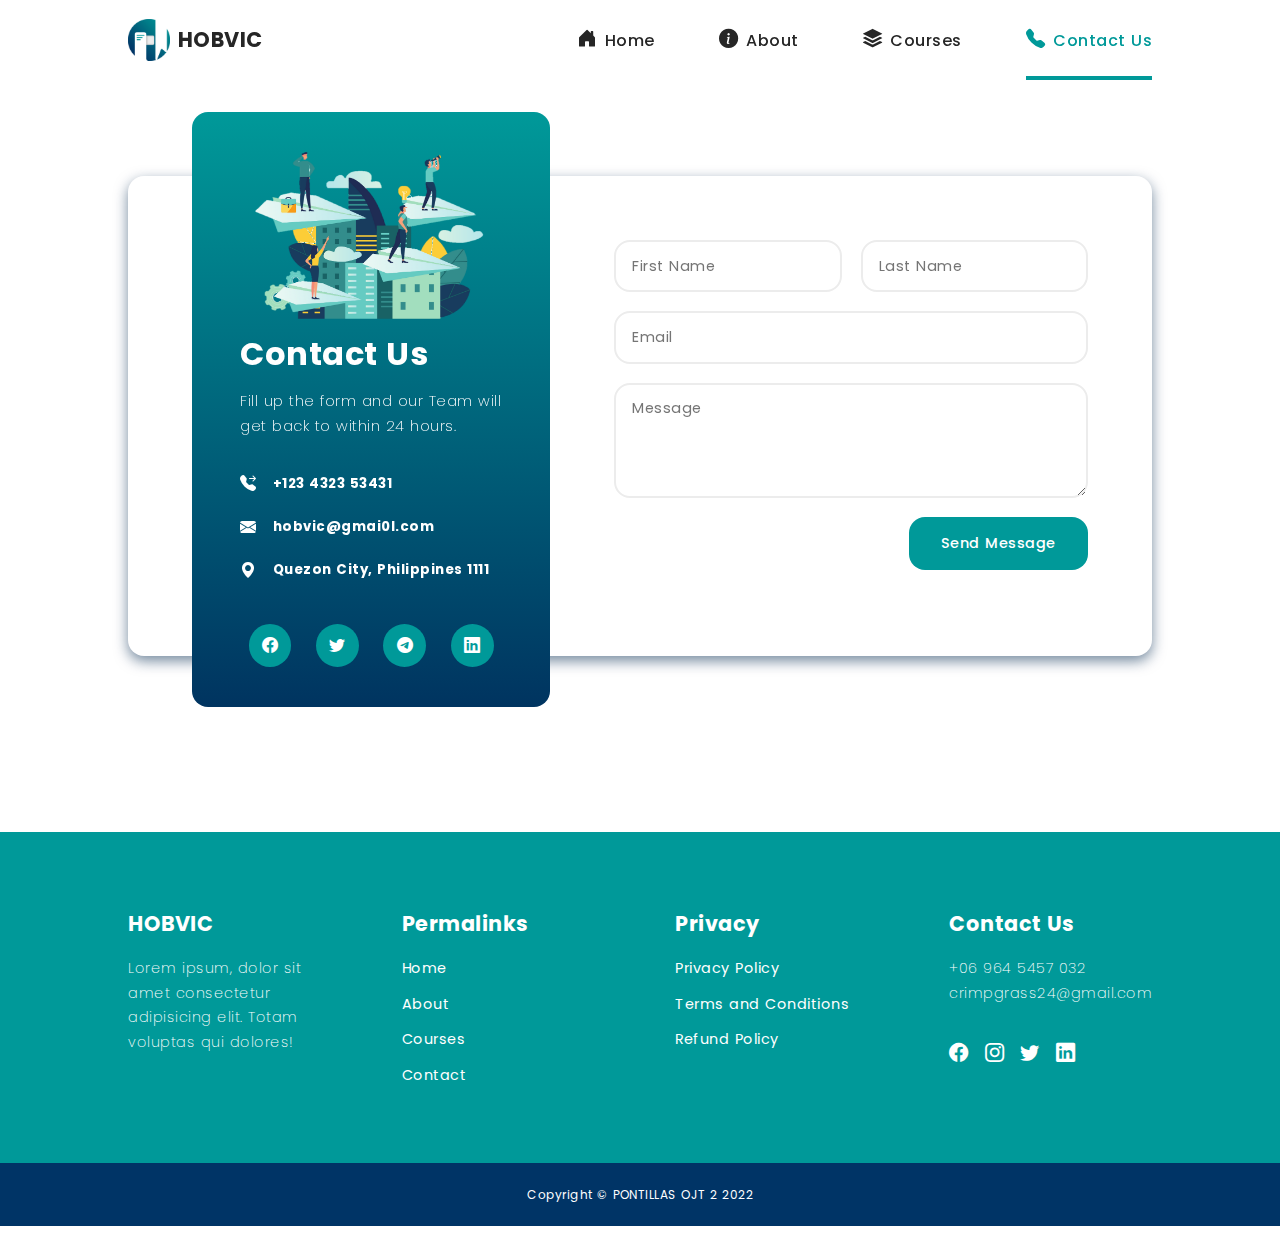
<file: OJT2_CONTACTPAGE.html>
<!DOCTYPE html>
<html lang="en">
<head>
    <meta charset="UTF-8">
    <meta name="viewport" content="width=device-width, initial-scale=1.0">
    <meta http-equiv="X-UA-Compatible" content="ie=edge">
    <title>CONTACT | OJT 2 WEBSITE</title>
    <link rel="shortcut icon" type="image/x-icon" href="./imgs/logo.png"/>

    <!-- CSS -->
    <link rel="stylesheet" href="./CSS/HOMEPAGE.css">
    <link rel="stylesheet" href="./CSS/CONTACTPAGE.css">
    <!-- SCROLL EFFECTS -->
    <link rel="stylesheet" href="https://unpkg.com/aos@next/dist/aos.css" />
    <!-- BOOTSTRAP ICONS -->
    <link rel="stylesheet" href="https://cdn.jsdelivr.net/npm/bootstrap-icons@1.8.1/font/bootstrap-icons.css">
    <link rel="stylesheet" href="https://cdnjs.cloudflare.com/ajax/libs/font-awesome/6.0.0/css/all.min.css">
    <!-- GOOGLE FONTS (POPPINS) -->
    <link rel="preconnect" href="https://fonts.googleapis.com">
    <link rel="preconnect" href="https://fonts.gstatic.com" crossorigin>
    <link href="https://fonts.googleapis.com/css2?family=Poppins:wght@200;300;400;500;600;700;800;900&display=swap" rel="stylesheet"> 
</head>

<body>
    <!--================================ NAVIGATION BAR ================================-->
    <nav>
        <div class="container nav__container">
            <a href="index.html" id="logo"><img src="./imgs/logo.png" alt="" class="logo__img"><h4>HOBVIC</h4></a>
            <ul class="nav_menu">
                <li><a href="index.html"><i class="bi bi-house-door-fill"></i>Home</a></li>
                <li><a href="OJT2_ABOUTPAGE.html"><i class="bi bi-info-circle-fill"></i>About</a></li>
                <li><a href="OJT2_COURSESPAGE.html"><i class="bi bi-stack"></i>Courses</a></li>
                <li><a href="OJT2_CONTACTPAGE.html" id="contactPageNav"><i class="bi bi-telephone-fill"></i>Contact Us</a></li>
            </ul>
            <button id="open_menu_btn"><i class="bi bi-list"></i></button>
            <button id="close_menu_btn"><i class="bi bi-x-lg"></i></button>
        </div>
    </nav>
    <!--================================ END OF NAVIGATION BAR ================================-->


    <!--================================ CONTACTS ================================-->
    <section class="contact">
        <div class="container contact__container" data-aos="fade-up" data-aos-duration="1000">
            <aside class="contact__aside" data-aos="fade-up" data-aos-duration="1000">
                <div class="aside__image" data-aos="fade-up" data-aos-duration="1000">
                    <img src="./imgs/image5.png" alt="">
                </div>
                <h2 data-aos="fade-up" data-aos-duration="1000" data-aos-delay="100">Contact Us</h2>
                <p data-aos="fade-up" data-aos-duration="1000" data-aos-delay="200">Fill up the form and our Team will get back to within 24 hours.
                </p>
                <ul class="contact__details" data-aos="fade-up" data-aos-duration="1000" data-aos-delay="300">
                    <li>
                        <i class="bi bi-telephone-forward-fill"></i>
                        <h5>+123 4323 53431</h5>
                    </li>
                    <li>
                        <i class="bi bi-envelope-fill"></i>
                        <h5>hobvic@gmai0l.com</h5>
                    </li>
                    <li>
                        <i class="bi bi-geo-alt-fill"></i>
                        <h5>Quezon City, Philippines 1111</h5>
                    </li> 
                </ul>
                <ul class="contact__socials">
                    <li><a href="https://facebook.com"><i class="bi bi-facebook"></i></a></li>
                    <li><a href="https://twitter.com"><i class="bi bi-twitter"></i></a></li>
                    <li><a href="https://telegram.com"><i class="bi bi-telegram"></i></a></li>
                    <li><a href="https://linkedin.com"><i class="bi bi-linkedin"></i></a></li>
                </ul>
            </aside>

            <form action="https://formspree.io/f/mlevdvjv" method="POST" data-aos="fade-up" data-aos-duration="1000">
                <div class="form__name">
                    <input type="text" class="form__input" name="First Name" placeholder="First Name" autocomplete="off" required>  
                    <input type="text" class="form__input" name="Last Name" placeholder="Last Name" autocomplete="off" required>
                </div>
                <input type="email" class="email__input" name="Email Address" placeholder="Email" autocomplete="off" required>
                <textarea name="Message" class="message__input" placeholder="Message" rows="4" autocomplete="off" required></textarea>
                <button type="submit" class="submit-btn">Send Message</button>
            </form>
        </div>
    </section>
    <!--================================ END OF CONTACTS ================================-->
    

    <!--================================ FOOTER ================================-->
    <footer>
        <div class="container footer__container">
            <div class="footer__1">
                <h4><a href="OJT2_HOMEPAGE.html">HOBVIC</a></h4>
                <p>
                    Lorem ipsum, dolor sit amet consectetur adipisicing elit. Totam voluptas qui dolores!
                </p>
            </div>

            <div class="footer__2">
                <h4>Permalinks</h4>
                <ul>
                    <li><a href="OJT2_HOMEPAGE.html">Home</a></li>
                    <li><a href="OJT2_HOMEPAGE.html">About</a></li>
                    <li><a href="OJT2_HOMEPAGE.html">Courses</a></li>
                    <li><a href="OJT2_HOMEPAGE.html">Contact</a></li>
                </ul>
            </div>

            <div class="footer__3">
                <h4>Privacy</h4>
                <ul class="privacy">
                    <li><a href="#"></a>Privacy Policy</li>
                    <li><a href="#"></a>Terms and Conditions</li>
                    <li><a href="#"></a>Refund Policy</li>
                </ul>
            </div>

            <div class="footer__4">
                <h4>Contact Us</h4>
                <div>
                    <p>+06 964 5457 032</p>
                    <p>crimpgrass24@gmail.com</p>
                </div>

                <ul class="footer__socials">
                    <li>
                        <a href="#"><i class="bi bi-facebook"></i></a>
                    </li>
                    <li>
                        <a href="#"><i class="bi bi-instagram"></i></a>
                    </li>
                    <li>
                        <a href="#"><i class="bi bi-twitter"></i></a>
                    </li>
                    <li>
                        <a href="#"><i class="bi bi-linkedin"></i></a>
                    </li>
                </ul>
            </div>
        </div>
        <div class="footer__copyrights">
            <small>Copyright &copy; PONTILLAS OJT 2 2022</small>
        </div>
    </footer>
    <!--================================ END OF FOOTER ================================-->


    <!-- JAVASCRIPT -->
    <script src="./MAIN.js"></script>

    <!-- SCROLL EFFECTS -->
    <script src="https://unpkg.com/aos@next/dist/aos.js"></script>
    <script>
      AOS.init();
    </script>
</body>
</html>
</file>
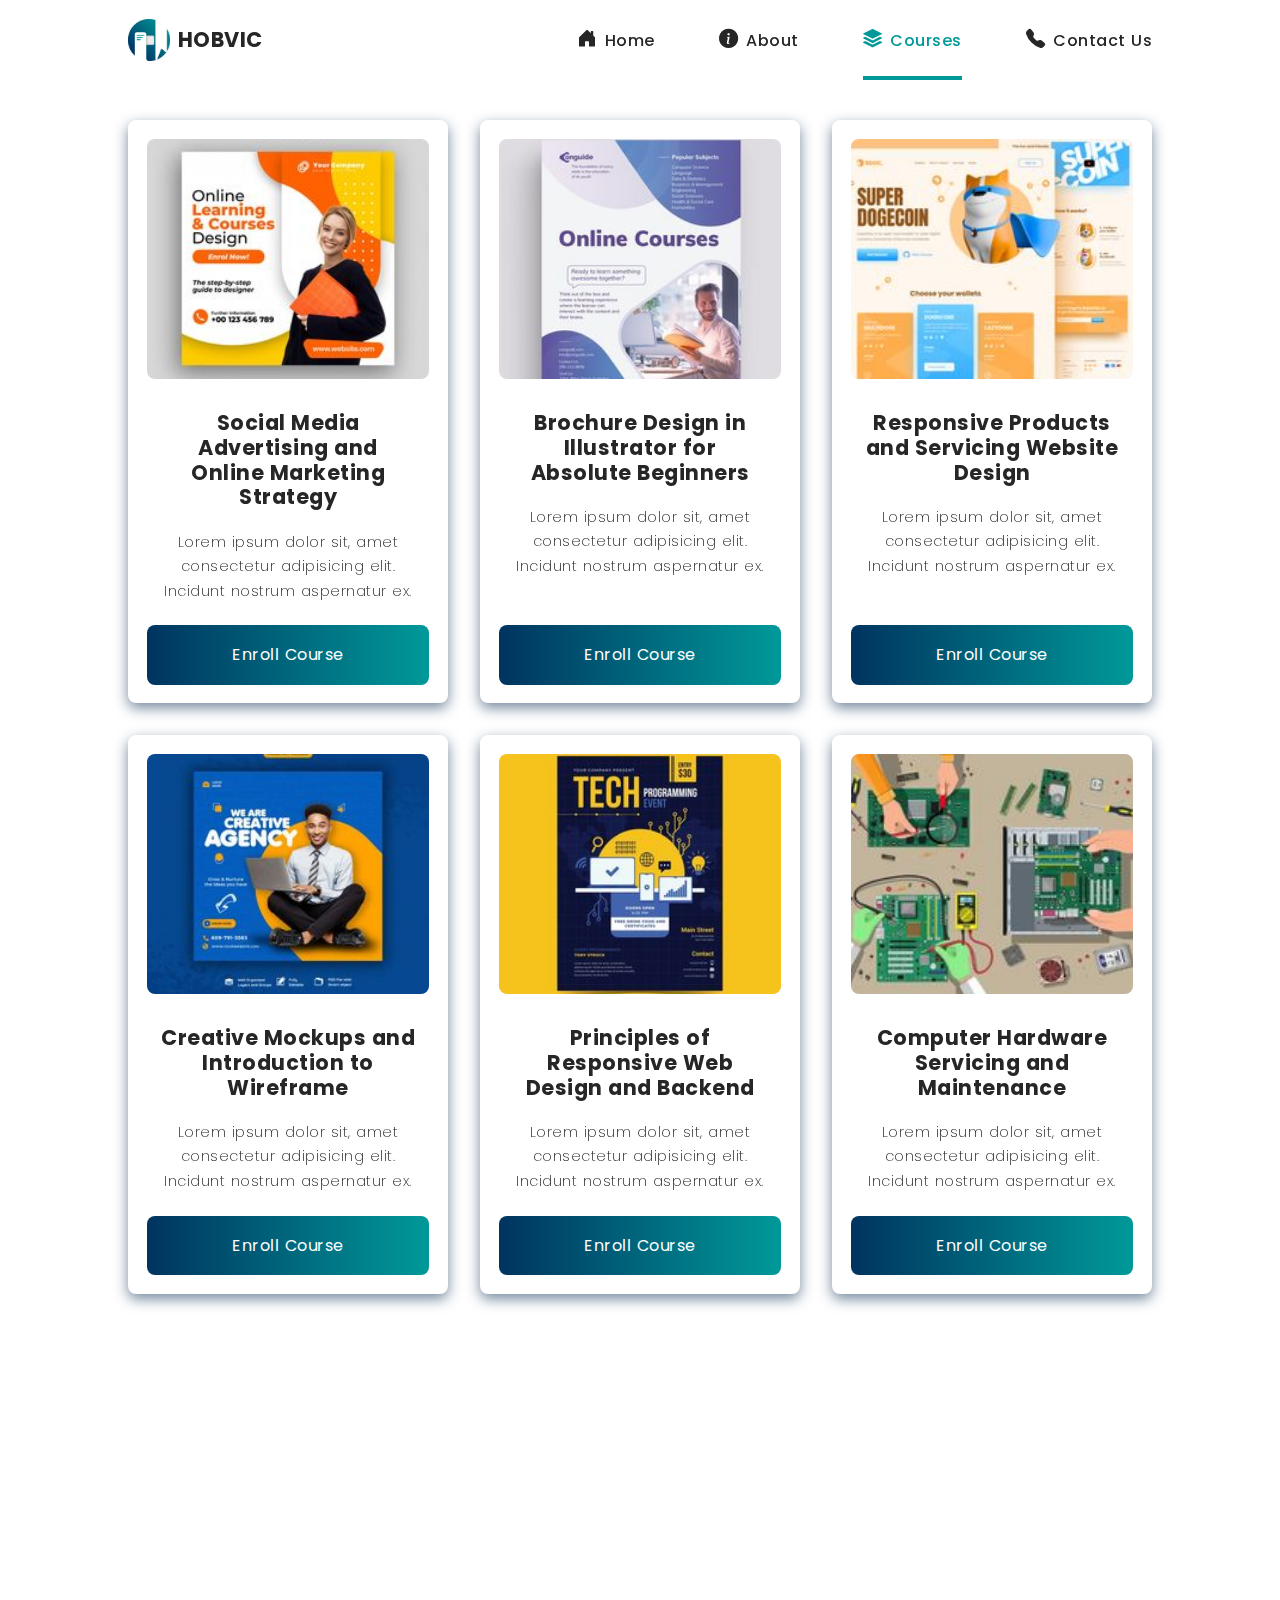
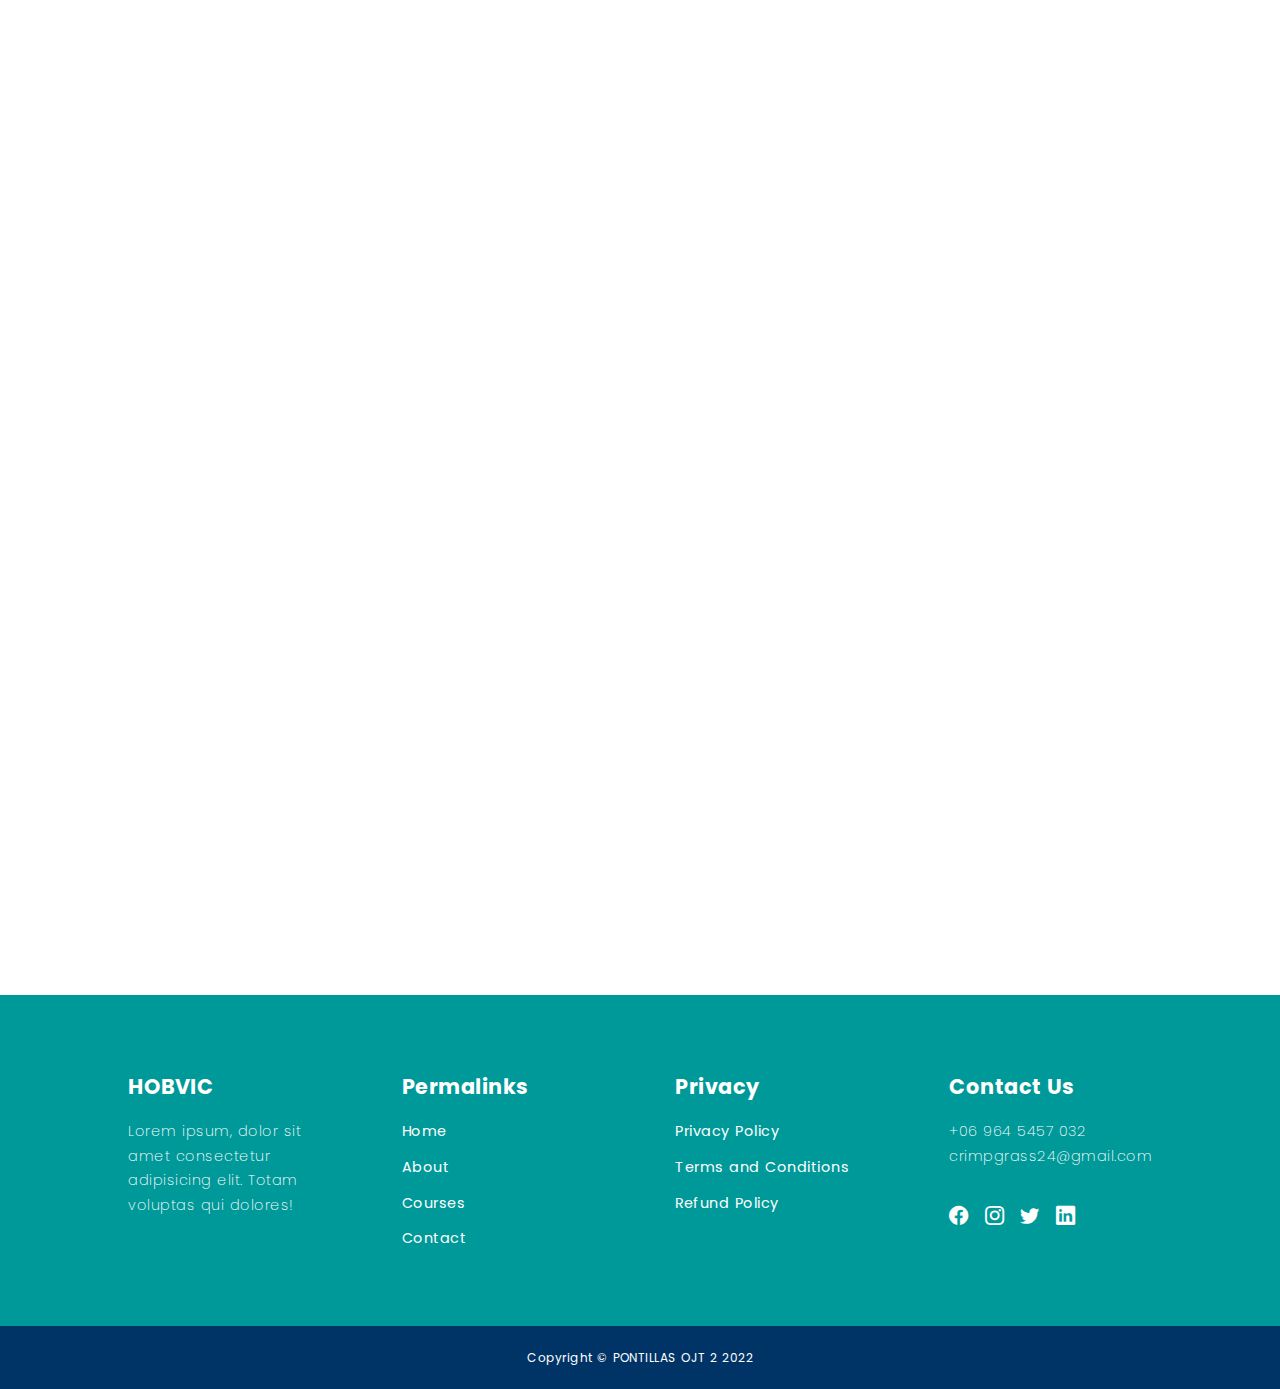
<file: OJT2_COURSESPAGE.html>
<!DOCTYPE html>
<html lang="en">
<head>
    <meta charset="UTF-8">
    <meta name="viewport" content="width=device-width, initial-scale=1.0">
    <meta http-equiv="X-UA-Compatible" content="ie=edge">
    <title>COURSES | OJT 2 WEBSITE</title>
    <link rel="shortcut icon" type="image/x-icon" href="./imgs/logo.png"/>

    <!-- CSS -->
    <link rel="stylesheet" href="./CSS/HOMEPAGE.css">
    <link rel="stylesheet" href="./CSS/COURSES.css">
    <!-- SCROLL EFFECTS -->
    <link rel="stylesheet" href="https://unpkg.com/aos@next/dist/aos.css" />
    <!-- BOOTSTRAP ICONS -->
    <link rel="stylesheet" href="https://cdn.jsdelivr.net/npm/bootstrap-icons@1.8.1/font/bootstrap-icons.css">
    <link rel="stylesheet" href="https://cdnjs.cloudflare.com/ajax/libs/font-awesome/6.0.0/css/all.min.css">
    <!-- GOOGLE FONTS (POPPINS) -->
    <link rel="preconnect" href="https://fonts.googleapis.com">
    <link rel="preconnect" href="https://fonts.gstatic.com" crossorigin>
    <link href="https://fonts.googleapis.com/css2?family=Poppins:wght@200;300;400;500;600;700;800;900&display=swap" rel="stylesheet"> 
</head>

<body>
    <!--================================ NAVIGATION BAR ================================-->
    <nav>
        <div class="container nav__container">
            <a href="index.html" id="logo"><img src="./imgs/logo.png" alt="" class="logo__img"><h4>HOBVIC</h4></a>
            <ul class="nav_menu">
                <li><a href="index.html"><i class="bi bi-house-door-fill"></i>Home</a></li>
                <li><a href="OJT2_ABOUTPAGE.html"><i class="bi bi-info-circle-fill"></i>About</a></li>
                <li><a href="OJT2_COURSESPAGE.html" id="coursesPageNav"><i class="bi bi-stack"></i>Courses</a></li>
                <li><a href="OJT2_CONTACTPAGE.html"><i class="bi bi-telephone-fill"></i>Contact Us</a></li>
            </ul>
            <button id="open_menu_btn"><i class="bi bi-list"></i></button>
            <button id="close_menu_btn"><i class="bi bi-x-lg"></i></button>
        </div>
    </nav>
    <!--================================ END OF NAVIGATION BAR ================================-->


    <!--================================ COURSES ================================-->
    <section class="courses courses__webpage" style="margin-top: 1.5rem">
        <div class="container courses__container">
            <article class="course" data-aos="fade-up" data-aos-duration="1000">
                <div class="course__image">
                    <img src="./imgs/course1.jpg" alt="">
                </div>
                <div class="course__info">
                    <h4>Social Media Advertising and Online Marketing Strategy</h4>
                    <p>Lorem ipsum dolor sit, amet consectetur adipisicing elit. 
                        Incidunt nostrum aspernatur ex.
                    </p>
                    <a class="btn-primary" id="showMessage">Enroll Course</a>
                </div>
            </article>

            <article class="course" class="course" data-aos="fade-up" data-aos-duration="1000">
                <div class="course__image">
                    <img src="./imgs/course2.jpg" alt="">
                </div>
                <div class="course__info">
                    <h4>Brochure Design in Illustrator for Absolute Beginners</h4>
                    <p>Lorem ipsum dolor sit, amet consectetur adipisicing elit. 
                        Incidunt nostrum aspernatur ex.
                    </p>
                    <a class="btn-primary" id="showMessage">Enroll Course</a>
                </div>
            </article>

            <article class="course" class="course" data-aos="fade-up" data-aos-duration="1000">
                <div class="course__image">
                    <img src="./imgs/course3.jpg" alt="">
                </div>
                <div class="course__info">
                    <h4>Responsive Products and Servicing Website Design</h4>
                    <p>Lorem ipsum dolor sit, amet consectetur adipisicing elit. 
                        Incidunt nostrum aspernatur ex.
                    </p>
                    <a class="btn-primary" id="showMessage">Enroll Course</a>
                </div>
            </article>

            <article class="course" class="course" data-aos="fade-up" data-aos-duration="1000">
                <div class="course__image">
                    <img src="./imgs/course4.jpg" alt="">
                </div>
                <div class="course__info">
                    <h4>Creative Mockups and Introduction to Wireframe</h4>
                    <p>Lorem ipsum dolor sit, amet consectetur adipisicing elit. 
                        Incidunt nostrum aspernatur ex.
                    </p>
                    <a class="btn-primary" id="showMessage">Enroll Course</a>
                </div>
            </article>

            <article class="course" class="course" data-aos="fade-up" data-aos-duration="1000">
                <div class="course__image">
                    <img src="./imgs/course5.jpg" alt="">
                </div>
                <div class="course__info">
                    <h4>Principles of Responsive Web Design and Backend</h4>
                    <p>Lorem ipsum dolor sit, amet consectetur adipisicing elit. 
                        Incidunt nostrum aspernatur ex.
                    </p>
                    <a class="btn-primary" id="showMessage">Enroll Course</a>
                </div>
            </article>

            <article class="course" class="course" data-aos="fade-up" data-aos-duration="1000">
                <div class="course__image">
                    <img src="./imgs/course6.jpg" alt="">
                </div>
                <div class="course__info">
                    <h4>Computer Hardware Servicing and Maintenance</h4>
                    <p>Lorem ipsum dolor sit, amet consectetur adipisicing elit. 
                        Incidunt nostrum aspernatur ex.
                    </p>
                    <a class="btn-primary" id="showMessage">Enroll Course</a>
                </div>
            </article>

            <article class="course" class="course" data-aos="fade-up" data-aos-duration="1000">
                <div class="course__image">
                    <img src="./imgs/course7.jpg" alt="">
                </div>
                <div class="course__info">
                    <h4>Learn Virtual Programming with Local Libraries</h4>
                    <p>Lorem ipsum dolor sit, amet consectetur adipisicing elit. 
                        Incidunt nostrum aspernatur ex.
                    </p>
                    <a class="btn-primary" id="showMessage">Enroll Course</a>
                </div>
            </article>

            <article class="course" class="course" data-aos="fade-up" data-aos-duration="1000">
                <div class="course__image">
                    <img src="./imgs/course8.jpg" alt="">
                </div>
                <div class="course__info">
                    <h4>Introduction to Computer Network and the Internet</h4>
                    <p>Lorem ipsum dolor sit, amet consectetur adipisicing elit. 
                        Incidunt nostrum aspernatur ex.
                    </p>
                    <a class="btn-primary" id="showMessage">Enroll Course</a>
                </div>
            </article>

            <article class="course" class="course" data-aos="fade-up" data-aos-duration="1000">
                <div class="course__image">
                    <img src="./imgs/course9.jpg" alt="">
                </div>
                <div class="course__info">
                    <h4>Basics of Web Development and Career Opportunities</h4>
                    <p>Lorem ipsum dolor sit, amet consectetur adipisicing elit. 
                        Incidunt nostrum aspernatur ex.
                    </p>
                    <a class="btn-primary" id="showMessage">Enroll Course</a>
                </div>
            </article>

            <article class="course" class="course" data-aos="fade-up" data-aos-duration="1000">
                <div class="course__image">
                    <img src="./imgs/course11.jpg" alt="">
                </div>
                <div class="course__info">
                    <h4>Android Java Masterclass – Become an App Developer</h4>
                    <p>Lorem ipsum dolor sit, amet consectetur adipisicing elit. 
                        Incidunt nostrum aspernatur ex.
                    </p>
                    <a class="btn-primary" id="showMessage">Enroll Course</a>
                </div>
            </article>
        </div>
        <div class="popUp__message__container">
            <div class="popUp__message">
                <div class="popUp__message-img">
                    <img src="./imgs/image1.png" alt="">
                </div>
                <h3>We're Launching Soon!</h3>
                <p>Sorry! Course is not available yet.</p>
            </div>
        </div>
    </section>
    <!--================================ END OF COURSES ================================-->
    

    <!--================================ FOOTER ================================-->
    <footer>
        <div class="container footer__container">
            <div class="footer__1">
                <h4><a href="OJT2_HOMEPAGE.html">HOBVIC</a></h4>
                <p>
                    Lorem ipsum, dolor sit amet consectetur adipisicing elit. Totam voluptas qui dolores!
                </p>
            </div>

            <div class="footer__2">
                <h4>Permalinks</h4>
                <ul>
                    <li><a href="OJT2_HOMEPAGE.html">Home</a></li>
                    <li><a href="OJT2_HOMEPAGE.html">About</a></li>
                    <li><a href="OJT2_HOMEPAGE.html">Courses</a></li>
                    <li><a href="OJT2_HOMEPAGE.html">Contact</a></li>
                </ul>
            </div>

            <div class="footer__3">
                <h4>Privacy</h4>
                <ul class="privacy">
                    <li><a href="#"></a>Privacy Policy</li>
                    <li><a href="#"></a>Terms and Conditions</li>
                    <li><a href="#"></a>Refund Policy</li>
                </ul>
            </div>

            <div class="footer__4">
                <h4>Contact Us</h4>
                <div>
                    <p>+06 964 5457 032</p>
                    <p>crimpgrass24@gmail.com</p>
                </div>

                <ul class="footer__socials">
                    <li>
                        <a href="#"><i class="bi bi-facebook"></i></a>
                    </li>
                    <li>
                        <a href="#"><i class="bi bi-instagram"></i></a>
                    </li>
                    <li>
                        <a href="#"><i class="bi bi-twitter"></i></a>
                    </li>
                    <li>
                        <a href="#"><i class="bi bi-linkedin"></i></a>
                    </li>
                </ul>
            </div>
        </div>
        <div class="footer__copyrights">
            <small>Copyright &copy; PONTILLAS OJT 2 2022</small>
        </div>
    </footer>
    <!--================================ END OF FOOTER ================================-->


    <!-- JAVASCRIPT -->
    <script src="./MAIN.js"></script>
    <script>
        //SHOW/HIDE POP MESSAGE

        const showPopup = document.querySelectorAll('.course');
        const closePopup = document.querySelector('.popUp__message__container');

        showPopup.forEach(course => {
            course.addEventListener('click', () => {
                const popUpMessage = document.querySelector('.popUp__message__container');
                popUpMessage.style.display = "flex";
            })
        })

        closePopup.addEventListener('click', () => {
            closePopup.style.display = "none";
        })
    </script>
    
     <!-- SCROLL EFFECTS -->
     <script src="https://unpkg.com/aos@next/dist/aos.js"></script>
     <script>
       AOS.init();
     </script>
</body>
</html>
</file>
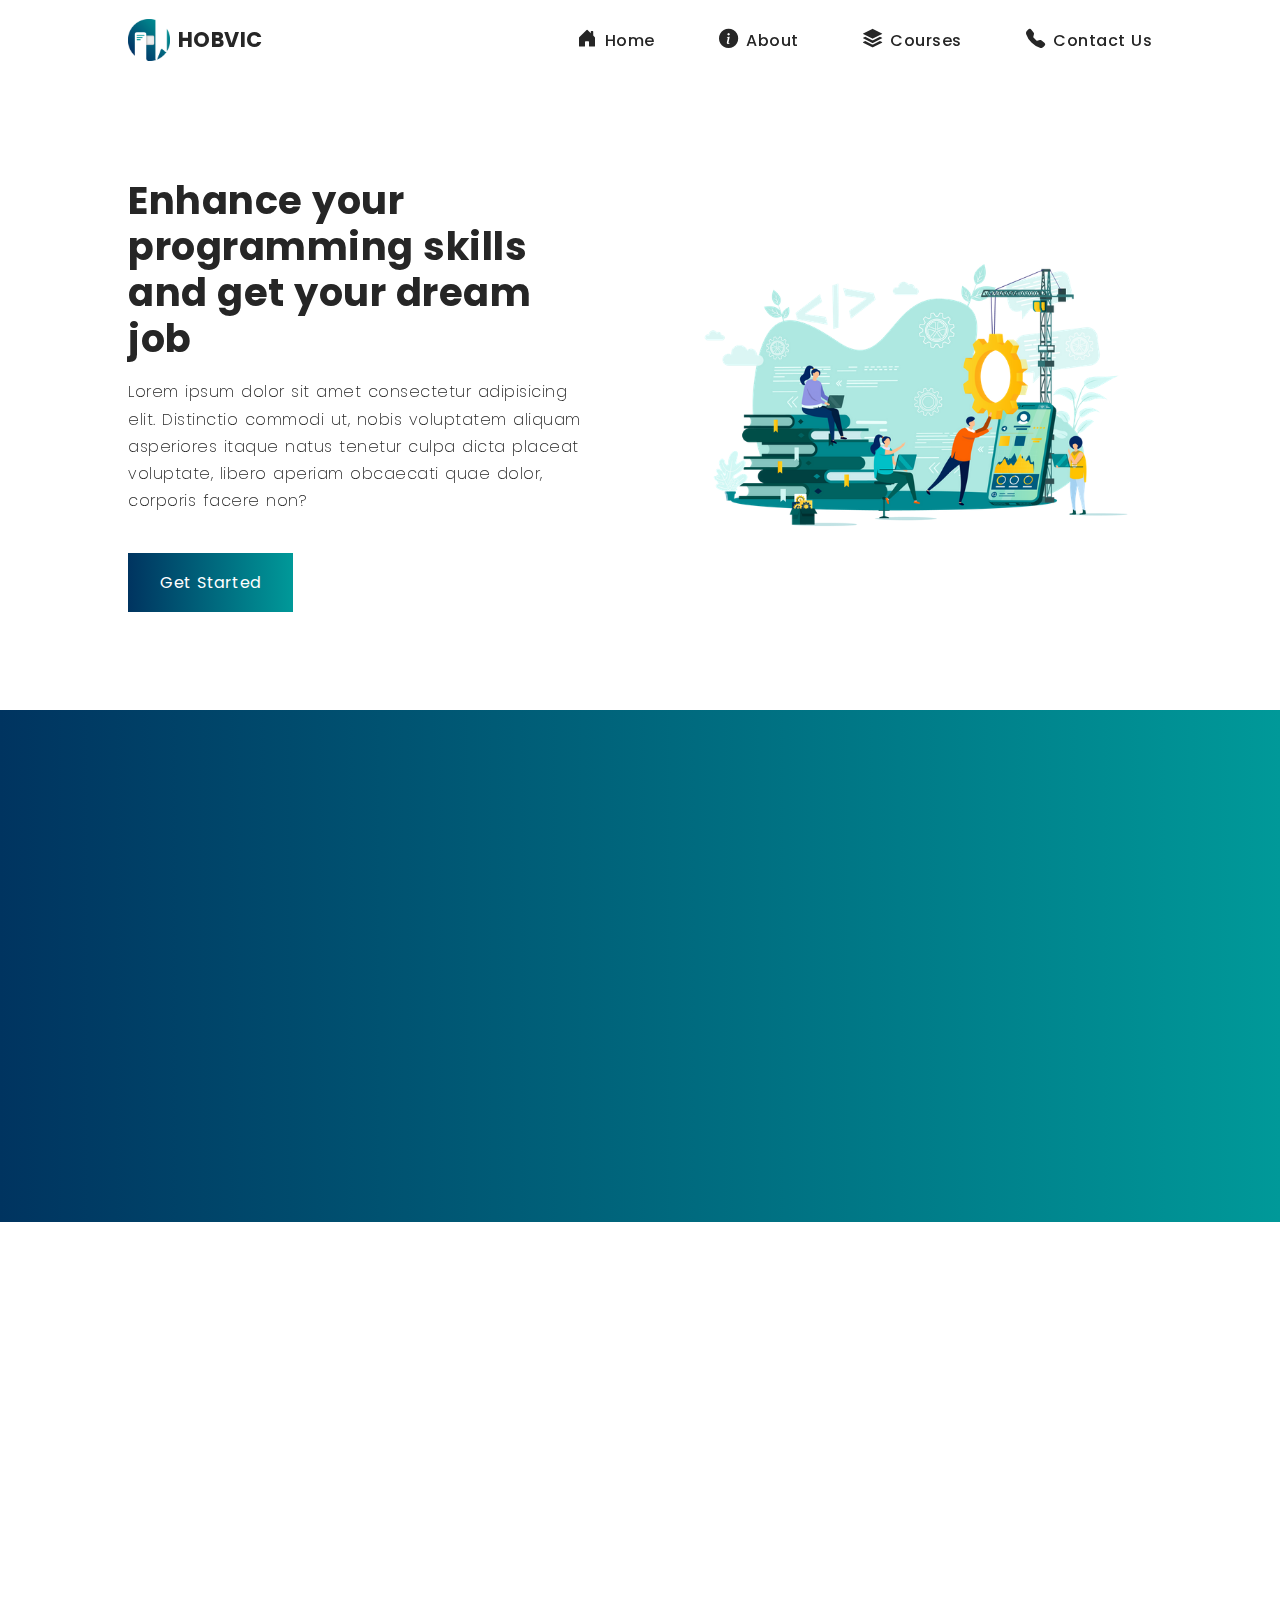
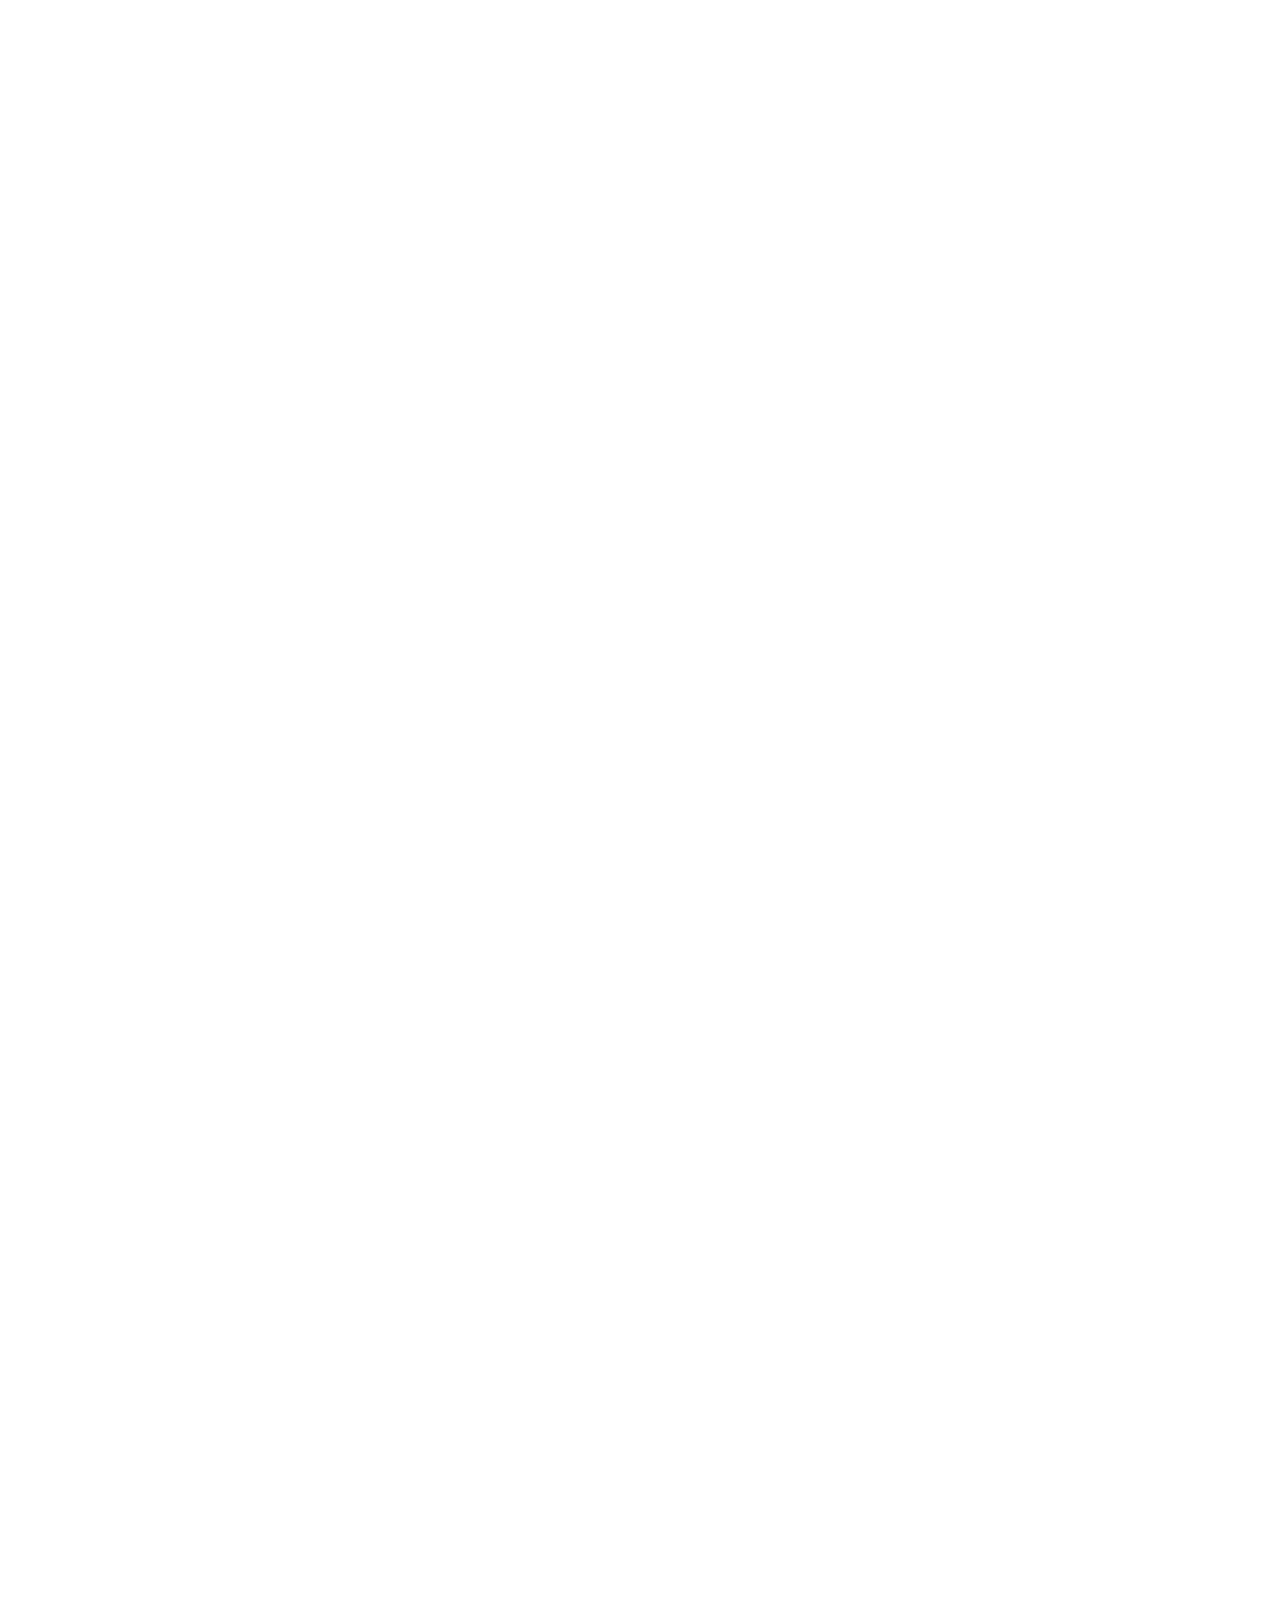
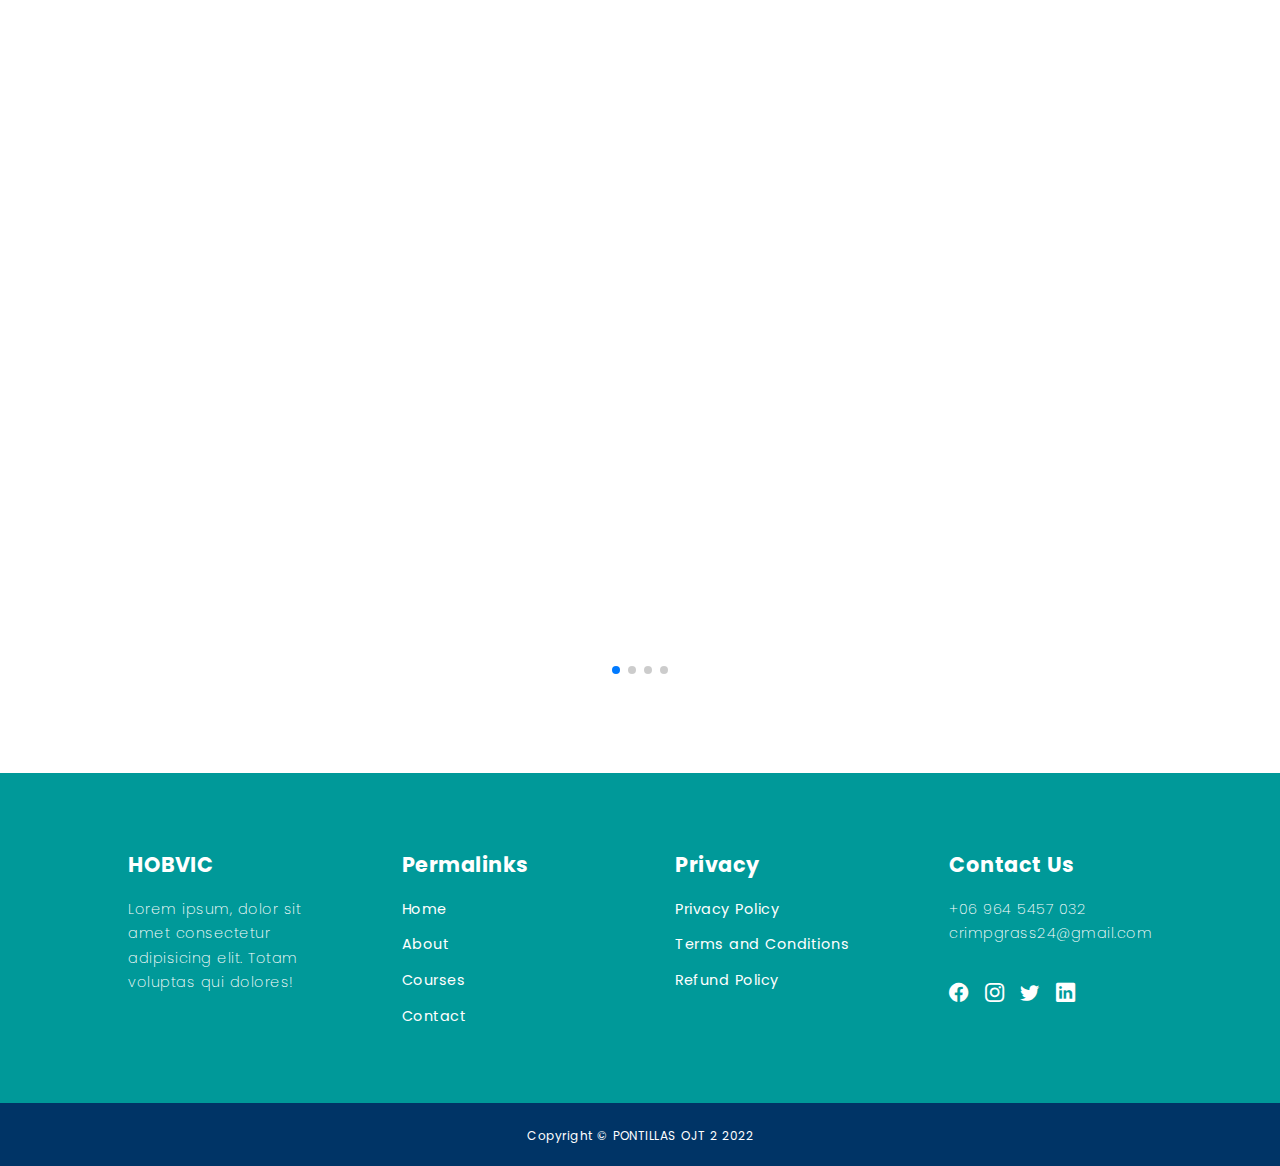
<file: OJT2_HOMEPAGE.html>
<!DOCTYPE html>
<html lang="en">
<!--TIME STAMP: 2:42:23 -->
<head>
    <meta charset="UTF-8">
    <meta name="viewport" content="width=device-width, initial-scale=1.0">
    <meta http-equiv="X-UA-Compatible" content="ie=edge">
    <title>HOME | OJT 2 WEBSITE</title>
    <link rel="shortcut icon" type="image/x-icon" href="./imgs/logo.png"/>

    <!-- CSS -->
    <link rel="stylesheet" href="./CSS/HOMEPAGE.css">
    <!-- SCROLL EFFECTS -->
    <link rel="stylesheet" href="https://unpkg.com/aos@next/dist/aos.css" />
    <!-- BOOTSTRAP ICONS -->
    <link rel="stylesheet" href="https://cdn.jsdelivr.net/npm/bootstrap-icons@1.8.1/font/bootstrap-icons.css">
    <link rel="stylesheet" href="https://cdnjs.cloudflare.com/ajax/libs/font-awesome/6.0.0/css/all.min.css">
    <!-- GOOGLE FONTS (POPPINS) -->
    <link rel="preconnect" href="https://fonts.googleapis.com">
    <link rel="preconnect" href="https://fonts.gstatic.com" crossorigin>
    <link href="https://fonts.googleapis.com/css2?family=Poppins:wght@200;300;400;500;600;700;800;900&display=swap" rel="stylesheet"> 
    <!-- SWIPER JS -->
    <link rel="stylesheet" href="https://cdn.jsdelivr.net/npm/swiper@8/swiper-bundle.min.css"/>
</head>

<body>
    <!--================================ NAVIGATION BAR ================================-->
    <nav>
        <div class="container nav__container">
            <a href="OJT2_HOMEPAGE.html" id="logo"><img src="./imgs/logo.png" alt="" class="logo__img"><h4>HOBVIC</h4></a>
            <ul class="nav_menu">
                <li><a href="OJT2_HOMEPAGE.html"><i class="bi bi-house-door-fill"></i>Home</a></li>
                <li><a href="OJT2_ABOUTPAGE.html"><i class="bi bi-info-circle-fill"></i>About</a></li>
                <li><a href="OJT2_COURSESPAGE.html"><i class="bi bi-stack"></i>Courses</a></li>
                <li><a href="OJT2_CONTACTPAGE.html"><i class="bi bi-telephone-fill"></i>Contact Us</a></li>
            </ul>
            <button id="open_menu_btn"><i class="bi bi-list"></i></button>
            <button id="close_menu_btn"><i class="bi bi-x-lg"></i></button>
        </div>
    </nav>
    <!--================================ END OF NAVIGATION BAR ================================-->


    <!--================================ LANDING VIEW (HEADER) ================================-->
    <header>
        <div class="container header__container">
            <div class="header__left">
                <h1 data-aos="fade-up" data-aos-duration="1000">Enhance your programming skills and get your dream job</h1>
                <p data-aos="fade-up" data-aos-duration="1000" data-aos-delay="100">
                    Lorem ipsum dolor sit amet consectetur adipisicing elit. 
                    Distinctio commodi ut, nobis voluptatem aliquam asperiores 
                    itaque natus tenetur culpa dicta placeat voluptate, libero 
                    aperiam obcaecati quae dolor, corporis facere non?
                </p>
                <a href="OJT2_COURSESPAGE.html" class="btn-primary" data-aos="fade-up" data-aos-duration="1000" data-aos-delay="200">Get Started</a>
            </div>

            <div class="header__right" data-aos="fade-up" data-aos-duration="1000">
                <div class="header__right-image">
                    <img src="./imgs/header.png">
                </div>
            </div>
        </div>
    </header>
    <!--================================ END OF LANDING VIEW (HEADER) ================================-->


    <!--================================ CATEGORIES ================================-->
    <section class="categories"> 
        <div class="container categories__container">
            <div class="categories__left">
                <h1 data-aos="fade-up" data-aos-duration="1000">Categories</h1>
                <p data-aos="fade-up" data-aos-duration="1000">
                    Lorem, ipsum dolor sit amet consectetur adipisicing elit. 
                    Aspernatur nihil eos aliquam, ipsum sit vitae quos ratione 
                    iste voluptate dolorem molestias asperiores facilis blanditiis 
                    vero id consectetur sequi veritatis est?
                </p>
                <a href="#" class="btn" data-aos="fade-up" data-aos-duration="1000">Learn More</a>
            </div>

            <div class="categories__right">
                <article class="category" data-aos="fade-up" data-aos-duration="1000">
                    <span class="category__icon"><i class="bi bi-currency-bitcoin"></i></span>
                    <h5>Blockchain</h5>
                    <p>Lorem ipsum dolor sit amet consectetur elit. Ab, nisi.</p>
                </article>

                <article class="category" data-aos="fade-up" data-aos-duration="1000" data-aos-delay="100">
                    <span class="category__icon"><i class="bi bi-columns-gap"></i></span>
                    <h5>Web Design</h5>
                    <p>Lorem ipsum dolor sit amet consectetur elit. Ab, nisi.</p>
                </article>
                
                <article class="category" data-aos="fade-up" data-aos-duration="1000" data-aos-delay="200">
                    <span class="category__icon"><i class="bi bi-share"></i></span>
                    <h5>Networking</h5>
                    <p>Lorem ipsum dolor sit amet consectetur elit. Ab, nisi.</p>
                </article>
                
                <article class="category" data-aos="fade-up" data-aos-duration="1000">
                    <span class="category__icon"><i class="bi bi-cash"></i></span>
                    <h5>Finance</h5>
                    <p>Lorem ipsum dolor sit amet consectetur elit. Ab, nisi.</p>
                </article>
                
                <article class="category" data-aos="fade-up" data-aos-duration="1000" data-aos-delay="100">
                    <span class="category__icon"><i class="bi bi-megaphone"></i></span>
                    <h5>Marketing</h5>
                    <p>Lorem ipsum dolor sit amet consectetur elit. Ab, nisi.</p>
                </article>
                
                <article class="category" data-aos="fade-up" data-aos-duration="1000" data-aos-delay="200">
                    <span class="category__icon"><i class="bi bi-music-note-beamed"></i></span>
                    <h5>Music</h5>
                    <p>Lorem ipsum dolor sit amet consectetur elit. Ab, nisi.</p>
                </article>
            </div>
        </div>
    </section>
    <!--================================ END OF CATEGORIES ================================-->


    <!--================================ COURSES ================================-->
    <section class="courses">
        <h2 data-aos="fade-up" data-aos-duration="1000">Our Popular Courses</h2>
        <div class="container courses__container" data-aos="fade-up" data-aos-duration="1000">
            <article class="course" data-aos="fade-up" data-aos-duration="1000">
                <div class="course__image">
                    <img src="./imgs/course1.jpg" alt="">
                </div>
                <div class="course__info">
                    <h4>Social Media Advertising and Online Marketing Strategy</h4>
                    <p>Lorem ipsum dolor sit, amet consectetur adipisicing elit. 
                        Incidunt nostrum aspernatur ex.
                    </p>
                    <a href="OJT2_COURSESPAGE.html" class="btn-primary">Learn More</a>
                </div>
            </article>

            <article class="course" data-aos="fade-up" data-aos-duration="1000">
                <div class="course__image">
                    <img src="./imgs/course2.jpg" alt="">
                </div>
                <div class="course__info">
                    <h4>Brochure Design in Illustrator for Absolute Beginners</h4>
                    <p>Lorem ipsum dolor sit, amet consectetur adipisicing elit. 
                        Incidunt nostrum aspernatur ex.
                    </p>
                    <a href="OJT2_COURSESPAGE.html" class="btn-primary">Learn More</a>
                </div>
            </article>

            <article class="course" data-aos="fade-up" data-aos-duration="1000">
                <div class="course__image">
                    <img src="./imgs/course3.jpg" alt="">
                </div>
                <div class="course__info">
                    <h4>Responsive Products and Servicing Website Design</h4>
                    <p>Lorem ipsum dolor sit, amet consectetur adipisicing elit. 
                        Incidunt nostrum aspernatur ex.
                    </p>
                    <a href="OJT2_COURSESPAGE.html" class="btn-primary">Learn More</a>
                </div>
            </article>
        </div>
    </section>
    <!--================================ END OF COURSES ================================-->


    <!--================================ FAQS ================================-->
    <section class="faqs" data-aos="fade-up" data-aos-duration="1000">
        <h2 data-aos="fade-up" data-aos-duration="1000">Frequently Asked Questions</h2>
        <div class="container faqs__container">
            <article class="faq" data-aos="fade-up" data-aos-duration="1000">
                <div class="faq__icon"><i class="bi bi-plus-lg"></i></div>
                <div class="question__answer">
                    <h4>How do I know the right courses for me?</h4>
                    <p>Lorem ipsum dolor sit amet consectetur adipisicing elit. 
                        Repudiandae libero aliquid a possimus atque corrupti illo soluta, 
                        amet eligendi deserunt et, adipisci accusantium laborum assumenda harum alias odio quam. 
                        Porro!
                    </p>
                </div>
            </article>

            <article class="faq" data-aos="fade-up" data-aos-duration="1000">
                <div class="faq__icon"><i class="bi bi-plus-lg"></i></div>
                <div class="question__answer">
                    <h4>Who should take and Online Course?</h4>
                    <p>Lorem ipsum dolor sit amet consectetur adipisicing elit. 
                        Repudiandae libero aliquid a possimus atque corrupti illo soluta, 
                        amet eligendi deserunt et, adipisci accusantium laborum assumenda harum alias odio quam. 
                        Porro!
                    </p>
                </div>
            </article>

            <article class="faq" data-aos="fade-up" data-aos-duration="1000">
                <div class="faq__icon"><i class="bi bi-plus-lg"></i></div>
                <div class="question__answer">
                    <h4>Are there prerequisites or language reqs?</h4>
                    <p>Lorem ipsum dolor sit amet consectetur adipisicing elit. 
                        Repudiandae libero aliquid a possimus atque corrupti illo soluta, 
                        amet eligendi deserunt et, adipisci accusantium laborum assumenda harum alias odio quam. 
                        Porro!
                    </p>
                </div>
            </article>

            <article class="faq" data-aos="fade-up" data-aos-duration="1000">
                <div class="faq__icon"><i class="bi bi-plus-lg"></i></div>
                <div class="question__answer">
                    <h4>I am an absolute beginner, can I join?</h4>
                    <p>Lorem ipsum dolor sit amet consectetur adipisicing elit. 
                        Repudiandae libero aliquid a possimus atque corrupti illo soluta, 
                        amet eligendi deserunt et, adipisci accusantium laborum assumenda harum alias odio quam. 
                        Porro!
                    </p>
                </div>
            </article>

            <article class="faq" data-aos="fade-up" data-aos-duration="1000">
                <div class="faq__icon"><i class="bi bi-plus-lg"></i></div>
                <div class="question__answer">
                    <h4>Can I take more than one course at a time?</h4>
                    <p>Lorem ipsum dolor sit amet consectetur adipisicing elit. 
                        Repudiandae libero aliquid a possimus atque corrupti illo soluta, 
                        amet eligendi deserunt et, adipisci accusantium laborum assumenda harum alias odio quam. 
                        Porro!
                    </p>
                </div>
            </article>

            <article class="faq" data-aos="fade-up" data-aos-duration="1000">
                <div class="faq__icon"><i class="bi bi-plus-lg"></i></div>
                <div class="question__answer">
                    <h4>What should I do if I need to start a course late?</h4>
                    <p>Lorem ipsum dolor sit amet consectetur adipisicing elit. 
                        Repudiandae libero aliquid a possimus atque corrupti illo soluta, 
                        amet eligendi deserunt et, adipisci accusantium laborum assumenda harum alias odio quam. 
                        Porro!
                    </p>
                </div>
            </article>

            <article class="faq" data-aos="fade-up" data-aos-duration="1000">
                <div class="faq__icon"><i class="bi bi-plus-lg"></i></div>
                <div class="question__answer">
                    <h4>I'm a high school student, can I join?</h4>
                    <p>Lorem ipsum dolor sit amet consectetur adipisicing elit. 
                        Repudiandae libero aliquid a possimus atque corrupti illo soluta, 
                        amet eligendi deserunt et, adipisci accusantium laborum assumenda harum alias odio quam. 
                        Porro!
                    </p>
                </div>
            </article>

            <article class="faq" data-aos="fade-up" data-aos-duration="1000">
                <div class="faq__icon"><i class="bi bi-plus-lg"></i></div>
                <div class="question__answer">
                    <h4>I am registered. Now what?</h4>
                    <p>Lorem ipsum dolor sit amet consectetur adipisicing elit. 
                        Repudiandae libero aliquid a possimus atque corrupti illo soluta, 
                        amet eligendi deserunt et, adipisci accusantium laborum assumenda harum alias odio quam. 
                        Porro!
                    </p>
                </div>
            </article>

            <article class="faq" data-aos="fade-up" data-aos-duration="1000">
                <div class="faq__icon"><i class="bi bi-plus-lg"></i></div>
                <div class="question__answer">
                    <h4>Do you provide certification for free?</h4>
                    <p>Lorem ipsum dolor sit amet consectetur adipisicing elit. 
                        Repudiandae libero aliquid a possimus atque corrupti illo soluta, 
                        amet eligendi deserunt et, adipisci accusantium laborum assumenda harum alias odio quam. 
                        Porro!
                    </p>
                </div>
            </article>

            <article class="faq" data-aos="fade-up" data-aos-duration="1000">
                <div class="faq__icon"><i class="bi bi-plus-lg"></i></div>
                <div class="question__answer">
                    <h4>I already have finished a course, what's next?</h4>
                    <p>Lorem ipsum dolor sit amet consectetur adipisicing elit. 
                        Repudiandae libero aliquid a possimus atque corrupti illo soluta, 
                        amet eligendi deserunt et, adipisci accusantium laborum assumenda harum alias odio quam. 
                        Porro!
                    </p>
                </div>
            </article>
        </div>
    </section>
    <!--================================ END OF FAQS ================================-->


    <!--================================ TESTTIMONIALS ================================-->
    <section class="container testimonials__container mySwiper">
        <h2 data-aos="fade-up" data-aos-duration="1000">Student's Testimonials</h2>
        <div class="swiper-wrapper" data-aos="fade-left" data-aos-duration="1000">
            <div class="testimonial swiper-slide">
                <div class="avatar">
                    <img src="./imgs/avatar1.jpg" alt="">
                </div>
                <div class="testimonial__info">
                    <h5>Alex Bricks</h5>
                    <small>Web Developer</small>
                </div>
                <div class="testimonial__body">
                    <p>Lorem ipsum dolor sit amet consectetur adipisicing elit. 
                        Omnis officia et quaerat optio corporis ex deleniti ipsam eveniet 
                        blanditiis provident incidunt earum sed, delectus harum rerum quibusdam 
                        consequatur repudiandae debitis.
                    </p>
                </div>
            </div>

            <div class="testimonial swiper-slide">
                <div class="avatar">
                    <img src="./imgs/avatar2.jpg" alt="">
                </div>
                <div class="testimonial__info">
                    <h5>Carlos Rodriguez</h5>
                    <small>CS Student</small>
                </div>
                <div class="testimonial__body">
                    <p>Lorem ipsum dolor sit amet consectetur adipisicing elit. 
                        Omnis officia et quaerat optio corporis ex deleniti ipsam eveniet 
                        blanditiis provident incidunt earum sed, delectus harum rerum quibusdam 
                        consequatur repudiandae debitis.
                    </p>
                </div>
            </div>

            <div class="testimonial swiper-slide">
                <div class="avatar">
                    <img src="./imgs/avatar3.jpg" alt="">
                </div>
                <div class="testimonial__info">
                    <h5>Abie Chua</h5>
                    <small>Software Developer Trainee</small>
                </div>
                <div class="testimonial__body">
                    <p>Lorem ipsum dolor sit amet consectetur adipisicing elit. 
                        Omnis officia et quaerat optio corporis ex deleniti ipsam eveniet 
                        blanditiis provident incidunt earum sed, delectus harum rerum quibusdam 
                        consequatur repudiandae debitis.
                    </p>
                </div>
            </div>

            <div class="testimonial swiper-slide">
                <div class="avatar">
                    <img src="./imgs/avatar4.jpg" alt="">
                </div>
                <div class="testimonial__info">
                    <h5>Eshy Fowler</h5>
                    <small>CS Student</small>
                </div>
                <div class="testimonial__body">
                    <p>Lorem ipsum dolor sit amet consectetur adipisicing elit. 
                        Omnis officia et quaerat optio corporis ex deleniti ipsam eveniet 
                        blanditiis provident incidunt earum sed, delectus harum rerum quibusdam 
                        consequatur repudiandae debitis.
                    </p>
                </div>
            </div>

            <div class="testimonial swiper-slide">
                <div class="avatar">
                    <img src="./imgs/avatar5.jpg" alt="">
                </div>
                <div class="testimonial__info">
                    <h5>Ryan Smith</h5>
                    <small>Digital Marketing Coordinator</small>
                </div>
                <div class="testimonial__body">
                    <p>Lorem ipsum dolor sit amet consectetur adipisicing elit. 
                        Omnis officia et quaerat optio corporis ex deleniti ipsam eveniet 
                        blanditiis provident incidunt earum sed, delectus harum rerum quibusdam 
                        consequatur repudiandae debitis.
                    </p>
                </div>
            </div>
        </div>
        <div class="swiper-pagination"></div>
    </section>
    <!--================================ END OF TESTIMONIALS ================================-->


    <!--================================ FOOTER ================================-->
    <footer>
        <div class="container footer__container">
            <div class="footer__1">
                <h4><a href="OJT2_HOMEPAGE.html">HOBVIC</a></h4>
                <p>
                    Lorem ipsum, dolor sit amet consectetur adipisicing elit. Totam voluptas qui dolores!
                </p>
            </div>

            <div class="footer__2">
                <h4>Permalinks</h4>
                <ul>
                    <li><a href="OJT2_HOMEPAGE.html">Home</a></li>
                    <li><a href="OJT2_HOMEPAGE.html">About</a></li>
                    <li><a href="OJT2_HOMEPAGE.html">Courses</a></li>
                    <li><a href="OJT2_HOMEPAGE.html">Contact</a></li>
                </ul>
            </div>

            <div class="footer__3">
                <h4>Privacy</h4>
                <ul class="privacy">
                    <li><a href="#"></a>Privacy Policy</li>
                    <li><a href="#"></a>Terms and Conditions</li>
                    <li><a href="#"></a>Refund Policy</li>
                </ul>
            </div>

            <div class="footer__4">
                <h4>Contact Us</h4>
                <div>
                    <p>+06 964 5457 032</p>
                    <p>crimpgrass24@gmail.com</p>
                </div>

                <ul class="footer__socials">
                    <li>
                        <a href="#"><i class="bi bi-facebook"></i></a>
                    </li>
                    <li>
                        <a href="#"><i class="bi bi-instagram"></i></a>
                    </li>
                    <li>
                        <a href="#"><i class="bi bi-twitter"></i></a>
                    </li>
                    <li>
                        <a href="#"><i class="bi bi-linkedin"></i></a>
                    </li>
                </ul>
            </div>
        </div>
        <div class="footer__copyrights">
            <small>Copyright &copy; PONTILLAS OJT 2 2022</small>
        </div>
    </footer>
    <!--================================ END OF FOOTER ================================-->


    <!-- JAVASCRIPT -->
    <script src="./MAIN.js"></script>
    <!-- SWIPER JS-->
    <script src="https://cdn.jsdelivr.net/npm/swiper@8/swiper-bundle.min.js"></script>
    <script>
      var swiper = new Swiper(".mySwiper", {
        slidesPerView: 1,
        spaceBetween: 30,
        pagination: {
          el: ".swiper-pagination",
          clickable: true,
        },
        // WHEN WINDOW >= 600px
        breakpoints: {
            600: {
                slidesPerView: 2
            }
        }
      });
    </script>

    <!-- SCROLL EFFECTS -->
    <script src="https://unpkg.com/aos@next/dist/aos.js"></script>
    <script>
      AOS.init();
    </script>
</body>
</html>
</file>
<file: CSS/HOMEPAGE.css>
* {
    margin: 0;
    padding: 0;
    border: 0;
    outline: 0;
    text-decoration: none;
    list-style: none;
    box-sizing: border-box;

}

:root {

    --color-success: #00bf8e;
    --color-warning: #ecb10e;
    --color-danger: #f0412a;
    --color-danger-variant: rgb(194, 30, 9);
    --color-sick: #7523fa;
    --color-white: #fff;
    --color-light: rgba(255, 255, 255, 0.801);
    --color-dark: #262626;
    --color-bg: #fff;
    --color-main1: #003466;
    --color-main2: #009999;
    --color-main3: #01FFF1;
    --color-gradient: linear-gradient(90deg, rgba(0,52,96,1) 0%, rgba(0,153,153,1) 100%);
    --color-gradient2: linear-gradient(0deg, rgba(0,52,96,1) 0%, rgba(0,153,153,1) 100%);
    --color-category: rgba(255, 255, 255, 0.774);

    --container-width-lg: 80%;
    --container-width-md: 90%;
    --container-width-sm: 94%;

    --transition: all 200ms ease;
}

/* =============== GENERAL =============== */
body {
    font-family: 'Poppins', sans-serif;
    line-height: 1.7;
    word-spacing: 1px;
    letter-spacing: .5px;
}

.container {
    width: var(--container-width-lg);
    margin: 0 auto;
}

section {
    padding: 6rem 0;
}

section h2 {
    text-align: center;
    margin-bottom: 4rem;
}

h1, h2, h3, h4 {
    line-height: 1.2;
}

h1 {
    font-size: 2.4rem;
}

h2 {
    font-size: 2rem;
}

h3 {
    font-size: 1.6rem;
}

h4 {
    font-size: 1.3rem;
}

p {
    font-weight: 200;
}

a {
    color: var(--color-dark);
}

img {
    width: 100%;
    display: block;
    object-fit: cover;
}

.btn {
    display: inline-block;
    background: var(--color-white);
    color: var(--color-main1);
    padding: 1rem 2rem;
    border: 1px solid transparent;
    font-weight: 500;
}

.btn:hover {
    animation: btnAnim 200ms forwards;
}

@keyframes btnAnim{
    100% {
        border: 1px solid var(--color-white);
        color: var(--color-white);
        background: transparent;
    }
}

.btn-primary {
    display: inline-block;
    background: var(--color-gradient);
    color: var(--color-white);
    padding: 1rem 2rem;
    border: 0;
    font-weight: 400;
    transition: var(--transition);
}

.btn-primary:hover {
    animation: btnPrimary 200ms forwards;
}

@keyframes btnPrimary {
    100% {
        transform: translateY(-.3rem);
        box-shadow: 0px 10px 14px 0px rgba(0, 40, 78, 0.548);
    }
}

/* =============== NAVBAR =============== */
nav {
    background: transparent;
    width: 100vw;
    height: 5rem;
    position: fixed;
    top: 0;
    z-index: 11;
}

/* CHANGE NAVBAR STYLE ON SCROLL WITH JS */
.window-scroll {
    background: var(--color-light);
    box-shadow: 0px 10px 14px 0px rgba(0, 35, 73, 0.144);
    transition: var(--transition);
}

.nav__container {
    height: 100%;
    display: flex;
    justify-content: space-between;
    align-items: center;
}

nav button {
    display: none;
}

#logo {
    display: flex;
    align-items: center;
    gap: 0.5rem;
}

.nav__container .logo__img{
    height: 2.6rem;
    width: auto;
}

.nav_menu {
    display: flex;
    align-items: center;
    gap: 4rem;
}

.nav_menu li i {
    margin-right: .5rem;
    font-size: 1.2rem;
}

.nav_menu a {
    font-size: 1rem;
    font-weight: 500;
    transition: var(--transition); 
    border-bottom: 4px solid transparent;
    padding-bottom: 1.5rem;
}

.nav_menu a:hover {
    color: var(--color-main2);
    border-bottom: 4px solid var(--color-main2);
}

/* =============== HEADER =============== */
header {
    position: relative;
    top: 5rem;
    overflow: hidden;
    height: 70vh;
    margin-bottom: 5rem;
    color: var(--color-dark);
}

.header__container {
    display: grid;
    grid-template-columns: 1fr 1fr;
    align-items: center;
    gap: 5rem;
    height: 100%;
}

.header__left p {
    margin: 1rem 0 2.4rem;
}

.header__right img:hover {
    transition: var(--transition);
    transform: scale(1.2);
}

/* =============== CATEGORIES =============== */
.categories {
    background: var(--color-gradient);
    height: 32rem;
}

.categories h1{
    line-height: 1;
    margin-bottom: 3rem;
}

.categories__container {
    display: grid;
    grid-template-columns: 40% 60%;
}

.categories__left {
    margin-right: 4rem;
    color: var(--color-white);
}

.categories__left p {
    margin: 1rem 0 3rem;
}

.categories__right {
    display: grid;
    grid-template-columns: repeat(3, 1fr);
    gap: 1.2rem;
}

.category {
    background: var(--color-category);
    padding: 1.5rem;
    border-radius: 1.2rem;
    transition: var(--transition);
    box-shadow: 0px 10px 14px 0px rgba(0, 40, 78, 0.527);
    color: var(--color-main1);
}

.category:hover {
    animation: categoryAnim 200ms forwards;
}

@keyframes categoryAnim {
    100% {
        box-shadow: 0px 10px 14px 0px rgba(0, 40, 78, 0.548);
        background: rgb(255, 255, 255);
        z-index: 1;    
    }
}

.category__icon {
    background: var(--color-main2);
    padding: 0.5rem 0.7rem;
    border-radius: 0.7rem;
    color: var(--color-white);
}

.category:nth-child(2) .category__icon {
    background: var(--color-success);
}

.category:nth-child(3) .category__icon {
    background: var(--color-warning);
}

.category:nth-child(4) .category__icon {
    background: var(--color-danger);
}

.category:nth-child(5) .category__icon {
    background: var(--color-danger-variant);
}

.category:nth-child(6) .category__icon {
    background: var(--color-sick);
}

.category h5 {
    margin: 2rem 0 1rem;
}

.category p {
    font-size: 0.85rem;
}

/* =============== COURSES =============== */
.courses {
    margin-top: 5rem;
    color: var(--color-dark);
}

.courses__container {
    display: grid;
    grid-template-columns: repeat(3, 1fr);
    gap: 2rem;
}

.course {
    text-align: center;
    border: 1px solid transparent;
    transition: var(--transition);
    box-shadow: 0px 5px 14px 0px rgba(0, 40, 78, 0.548);
    border-radius: 0.5rem;
    position: relative;
}

.course:hover {
    animation: courseBoxAnim 200ms forwards;
}

@keyframes courseBoxAnim {
    100% {
        background: transparent;
        border-color: var(--color-main2);
        transform: translateY(-5px);    
    }
}

.course__image {
    margin: 1.1rem 1.1rem 0 1.1rem;
    height: 15rem;
}

.course__image img {
    height: 100%;
    object-position: center;
    object-fit: cover;
    width: 100%;
    border-radius: 0.5rem;
}

.course:hover img{
    animation: imgAnim 4s infinite;
}

@keyframes imgAnim {
    0%{
        object-position: center;
    }
    25%{
        object-position: top;
    }
    50%{
        object-position: center;
    }
    75%{
        object-position: bottom;
    }
    100%{
        object-position: center;
    }
}

.course__info {
    padding: 2rem;
}

.course__info p {
    margin: 1.2rem 0 4.2rem;
    font-size: 0.9rem;
}

.course__info .btn-primary {
    bottom: 1.1rem;
    position: absolute; 
    left: 1.1rem;
    right: 1.1rem;
    border-radius: 0.5rem;
}

.course__info .btn-primary:hover {
    transition: var(--transition);
    transform: translateY(0);
    box-shadow: 0px 10px 14px 0px rgba(0, 40, 78, 0.548);
}

/* =============== FAQs =============== */
.faqs {
    background: var(--color-gradient);
}

.faqs h2 {
    color: var(--color-white);
}

.faqs__container {
    display: grid;
    grid-template-columns: 1fr 1fr;
    gap: 1rem;
}

.faq {
    padding: 2rem;
    display: flex;
    align-items: center;
    gap: 1.4rem;
    height: fit-content;
    background: var(--color-white);
    cursor: pointer;
    color: var(--color-dark);
    box-shadow: 0px 10px 14px 0px rgba(0, 40, 78, 0.527);
}

.faq h4, .faq__icon {
    font-size: 1rem;
    line-height: 2.2;
    color: var(--color-main2);
    font-weight: 500;
}

.faq__icon {
    align-self: flex-start;
    font-size: 1.2rem;
}

.faq p {
    margin-top: 0.8rem;
    display: none;
}

.faq.open p{
    display: block;
}

/* =============== TESTIMONIALS =============== */
.testimonials__container {
    overflow-x: hidden;
    position: relative;
    margin-bottom: 5rem;
}

.testimonial {
    padding-top: 2rem;
}
.avatar {
    width: 8rem;
    height: 8rem;
    border-radius: 50%;
    overflow: hidden;
    margin: 0 auto 1rem;
    border: 1rem solid var(--color-main2);
}

.testimonial__info {
    text-align: center;
}

.testimonial__body {
    background: var(--color-gradient);
    padding: 2rem;
    margin-top: 3rem;
    color: var(--color-white);
    position: relative;
}

.testimonial__body::after {
    content: "";
    display: block;
    background: linear-gradient(45deg, rgba(0,52,96,1) 0%, rgba(0,153,153,1) 100%);
    width: 3rem;
    height: 3rem;
    position: absolute;
    left: 46%;
    top: -1.3rem;
    transform: rotate(45deg);
    z-index: -1;
}

/* =============== TESTIMONIALS =============== */
.testimonials__container {
    color: var(--color-dark);
}

/* =============== FOOTER =============== */
footer {
    background: var(--color-main2);
    padding-top: 5rem;
    font-size: 0.9rem;
    color: var(--color-white);
}

.footer__1 a {
    color: var(--color-white);
}

.footer__container {
    display: grid;
    grid-template-columns: repeat(4, 1fr);
    gap: 5rem;
}

.footer__container > div h4 {
    margin-bottom: 1.2rem;
}

.footer__1 p {
    margin: 1.2rem 0 0;
}

.footer__2 ul a {
    color: var(--color-white);
}

footer ul li {
    margin-bottom: 0.7rem;
}

footer ul li:hover {
    text-decoration: underline;
}

.footer__socials {
    display: flex;
    gap: 1rem;
    font-size: 1.2rem;
    margin-top: 2rem;
}

.footer__socials li a {
    color: var(--color-white);
}

.footer__copyrights {
    text-align: center;
    margin-top: 4rem;
    padding: 1.2rem 0;
    background: var(--color-main1);
}

/* ======================================= TABLET VIEW ======================================= */
@media screen and (max-width: 1024px) {
    .container {
        width: var(--container-width-md);
    }

    h1 {
        font-size: 2.2rem;
    }

    h2 {
        font-size: 1.7rem;
    }

    h3 {
        font-size: 1.4rem;
    }

    h4 {
        font-size: 1.2rem;
    }

    /* ================= NAVBAR  ================= */
    nav button {
        display: inline-block;
        background: transparent;
        font-size: 1.8rem;
        color: var(--color-dark);
        cursor: pointer;
    }

    nav button#close_menu_btn {
        display: none;
    }

    .nav_menu {
        position: fixed;
        right: 5%;
        top: 5rem;
        flex-direction: column;
        width: 18rem;
        height: fit-content;
        gap: 0;
        display: none;
    }

    .nav_menu li {
        width: 100%;
        height: 5.8rem;
        box-shadow: 0px -1px 25px -7px rgba(0, 0, 0, 0.212);
        animation: navItemsAnim 300ms linear forwards;
        opacity: 0;
    }

    .nav_menu li:nth-child(1) {
        box-shadow: none;
    }

    .nav_menu li:nth-child(2) {
        animation-delay: 150ms;
    }

    .nav_menu li:nth-child(3) {
        animation-delay: 300ms;
    }

    .nav_menu li:nth-child(4) {
        animation-delay: 450ms;
    }

    @keyframes navItemsAnim {
        0%{
            transform: translateX(4rem);
        }
        100%{
            transform: translateY(0);
            opacity: 1;
        }
    }

    .nav_menu li a {
        background: var(--color-main1);
        box-shadow: 0px 10px 14px 0px rgba(0, 40, 78, 0.527);
        width: 100%;
        height: 100%;
        display: grid;
        place-items: center;
        color: var(--color-white);
        padding: 1rem;
    }

    .nav_menu li a:hover {
        background: var(--color-main2);
        color: var(--color-white);
    }

    /* ================= HEADER  ================= */
    header {
        height: 65vh;
        margin-bottom: 4rem;
    }

    .header__container {
        gap: 0;
        padding-bottom: 3rem;
    }

    /* ================= CATEGORIES  ================= */
    .categories {
        height: auto;
    }

    .categories__container {
        grid-template-columns: 1fr;
        gap: 3rem;
    }

    .categories__left {
        margin-right: 0;
    }

    /* ================= COURSES  ================= */
    .courses {
        margin-top: 0;
    }

    .courses__container {
        grid-template-columns: 1fr 1fr;
    }

    /* ================= FAQs  ================= */
    .faqs__container {
        grid-template-columns: 1fr;
    }

    .faq {
        padding: 1.5rem;
    }

    /* ================= FOOTER  ================= */
    .footer__container {
        grid-template-columns: 1fr 1fr;
        gap: 0;
        text-align: center;
    }

    .footer__socials {
        justify-content: center;
    }
}

/* ======================================= MOBILE VIEW ======================================= */
@media screen and (max-width: 600px) {
    .container {
        width: var(--container-width-sm);
    }

    /* ================= NAVBAR  ================= */
    .nav_menu {
        position: absolute;
        top: 5rem;
        flex-direction: column;
        width: 100vw;
        height: 100vh;
        gap: 0;
        display: none;
        right: 0;
        opacity: 80%;
    }

    /* ================= HEADER  ================= */
    header {
        height: 100vh;
        margin-bottom: 6rem;
    }

    .header__container {
        grid-template-columns: 1fr;
        text-align: center;
        margin-top: 0;
    }

    .header__left p {
        margin-bottom: 1.3rem;
    }

    /* ================= CATEGORIES  ================= */
    .categories__right {
        grid-template-columns: 1fr 1fr;
        gap: 0.7rem;
    }

    .category {
        padding: 1rem;
        border-radius: 1rem;
    }
    
    .categories h1{
        margin-bottom: 1.5rem;
        margin-top: 0;
    }

    .categories__left p {
        margin-bottom: 1.5rem;
    }

    .categories__left .btn {
        margin-bottom: -1.5rem;
    }

    .category__icon {
        margin-top: 4px;
        display: inline-block;
    }

    .categories__container {
        margin: -2.5rem 3%;
    }

    /* ================= COURSES  ================= */
    .courses {
        margin-top: -2.5rem;
    }

    .courses h2{
        margin-bottom: 2.5rem;
    }
    
    .courses__container {
        grid-template-columns: 1fr;
    }

    .course:hover {
        transform: translateY(0);
    }

    .course__info {
        padding: 1rem;
    }

    .course__info p {
        margin: 1rem 0 5rem;
    }

    /* ================= FAQs  ================= */
    .faqs {
        margin-top: -2.5rem;
    }

    .faqs h2 {
        margin: -2.5rem 0 2.5rem;
    }

    .faq {
        padding: 1rem;
    }

    /* ================= TESTIMONIALS  ================= */
    .testimonials__container {
        margin-top: -2.5rem;
    }

    .testimonial__body {
        padding: 1.5rem;
    }

    .testimonials__container h2 {
        margin-bottom: 2.5rem;
    }
    
    /* ================= FOOTER  ================= */
    footer {
        margin-top: -2.5rem;
    }

    .footer__container {
        grid-template-columns: 1fr;
        gap: 2rem;
        text-align: center;
    }

    .footer__1 {
        margin-top: -2.5rem;
    }

    .footer__socials {
        justify-content: center;
        margin-bottom: -2.5rem;
    }
}
</file>
<file: CSS/ABOUTPAGE.css>
/* ================= ABOUT/ACHIEVEMENTS  ================= */
.about__achievements {
    margin-top: 3rem;
}

.about__achievements-container {
    display: grid;
    grid-template-columns: 40% 60%;
    gap: 5rem;
}


.about__achievements-right > h1 {
    color: var(--color-dark);
}

.about__achievements-right > p {
    margin: 1.6rem 0 2.5rem;
    color: var(--color-dark);
}

.achievements__cards {
    display: grid;
    grid-template-columns: repeat(3, 1fr);
    gap: 1rem;
}

.achievement__card {
    color: var(--color-white);
    border-radius: 1.1rem;
    padding: 3rem 3rem 1.5rem;
    text-align: center;
    background: var(--color-main2);
    box-shadow: 0px 10px 20px 0px rgba(0, 3, 5, 0.24);
    position: relative;
}

.achievement__card:hover {
    animation: achievementCardAnim 200ms forwards;
}

@keyframes achievementCardAnim {
    100% {
        background: var(--color-main1);
        box-shadow: 0px 15px 20px 0px rgba(0, 3, 5, 0.425);
    }
}

.achievement__icon {
    font-size: 2rem;
    padding: 0.5rem 0.7rem;
    border-radius: 1rem;
    position: absolute;
    top: -1.5rem;
    left: 1.5rem;
    background: var(--color-white);
    box-shadow: 0px 5px 20px 0px rgba(0, 3, 5, 0.24);
    color: var(--color-main2);
}

.achievement__card:hover .achievement__icon {
    transition: var(--transition);
    top: -2rem;
    color: var(--color-main1);
    animation: achievementIconAnim 500ms forwards;
}

@keyframes achievementIconAnim {
    33.3% {
        transform: rotateZ(45deg);
    }
    66.6% {
        transform: rotateZ(-45deg);
    }
    100% {
        transform: rotateZ(0deg);
    }
}

.achievement__card h3 {
    margin-top: 0.8rem;
    font-size: 1.8rem;
    text-shadow: 1px 5px 3px rgba(0,52,102,0.6);
}

.achievement__card p {
    background: #007979;
    border-radius: 0.35rem;
    margin-top: .5rem;
}

.achievement__card:hover p {
    transition: var(--transition);
    background: var(--color-white);
    color: var(--color-main1);
}

/* ================= TEAM MEMBERS  ================= */
.team {
    background: var(--color-gradient);
    color: var(--color-white);
}

.team__container {
    display: grid;
    grid-template-columns: repeat(4, 1fr);
    gap: 2rem;
}

.team__member {
    background: rgba(255, 255, 255, 0.055);
    padding: 1.1rem;
    color: var(--color-white);
    border-radius: 0.5rem;
    box-shadow: 0px 10px 14px 0px rgba(0, 40, 78, 0.658);
    border: 1px solid transparent;
    position: relative;
    overflow: hidden;
}

.team__member:hover {
    animation: teamMemberCardAnim 200ms forwards;
}

@keyframes teamMemberCardAnim {
    100% {
        border: 1px solid var(--color-white);
    }
}

.team__member:hover img{
    filter: saturate(1)
}

.team__member-image {
    overflow: hidden;
}

.team__member-image img {
    height: 210.6px;
    width: 100%;
    border-radius: 0.5rem;
    filter: saturate(0)
}

.team__member-info * {
    text-align: center;
    margin-top: 1.4rem;
}

.team__member-socials {
    position: absolute;
    display: flex;
    top: 50%;
    transform: translateY(-50%);
    right: -50%;
    flex-direction: column;
    background: var(--color-main3);
    border-radius: 1rem 0 0 1rem;
    box-shadow: -2rem 0 2rem rgba(0, 40, 78, 0.658);
}

.team__member:hover .team__member-socials {
    transition: var(--transition);
    right: 0;
}

.team__member-socials a {
    color: var(--color-main1);
    padding: 1rem;
}

/* ======================================= MEDIA QUERIES ======================================= */
@media screen and (min-width: 1025px) {
    .nav__container #aboutPageNav {
        color: var(--color-main2);
        border-bottom: 4px solid var(--color-main2);
    }
}

/* ======================================= TABLET VIEW ======================================= */
/* ================= ABOUT/ACHIEVEMENTS  ================= */
@media screen and (max-width: 1024px) {
    .about__achievements {
        margin-top: 0;
    }

    .about__achievements-container {
        grid-template-columns: 1fr;
        gap: 4rem;
    }

    .about__achievements-left {
        width: 70%;
        margin: 0 auto; 
    }

    /* ================= TEAM MEMBERS  ================= */
    .team__container {
        grid-template-columns: repeat(3, 1fr);
        gap: 1.5rem;
    }

    .team__member {
        padding: 1rem;
    }
}

/* ======================================= MOBILE VIEW ======================================= */
/* ================= ABOUT/ACHIEVEMENTS  ================= */
@media screen and (max-width: 600px) {
    .achievements__cards {
        grid-template-columns: 1fr;
        gap: 0.7rem;
    }

    .about__achievements-container {
        gap: 0;
    }

    .about__achievements-left {
        width: 100%;
    }

    .achievement__card {
        border-radius: 0.5rem;
        padding: 1.25rem 0 1.25rem;
        text-align: center;
        position: relative;
        display: flex;
        justify-content: space-evenly;
        align-items: center;
    }

    .achievement__icon {
        font-size: 2rem;
        padding: 0.7rem 0.7rem;
        border-radius: 0.5rem;
        box-shadow: none;
        position: absolute;
        top: 0.5rem;
        left: 0.5rem;
        bottom: 0.5rem;
        display: flex;
        justify-content: center;
        align-items: center;
    }

    .achievement__card:hover .achievement__icon {
        top: 0.5rem;
    }    

    .achievement__card h3 {
        margin-top: 0;
        font-size: 2rem;
        text-shadow: none;
        width: 60%;
        text-align: left;
        padding-left: 5rem;
    }

    .achievement__card p {
        background: none;
        border-radius: 0;
        margin-top: 0;
        width: 40%;
        text-align: left;
    }

    .achievement__card:hover p {
        background: var(--color-main1);
        color: var(--color-white);
    }

    /* ================= TEAM MEMBERS  ================= */
    .team {
        margin-top: -2.5rem;
    }

    .team h2{
        margin: -2.5rem 0 2.5rem;
    }

    .team__container {
        grid-template-columns: 1fr 1fr;
        gap: 0.7rem;
    }

    .team__member {
        padding: 0;
    }

    .team__member p {
        margin-bottom: 1.5rem;
    }
}
</file>
<file: CSS/CONTACTPAGE.css>
.contact {
    margin-top: -2rem;
    margin-bottom: -2rem;
}

.contact__container {
    display: grid;
    grid-template-columns: 40% 60%;
    margin: 7rem auto;
    border-radius: 1rem;
    gap: 4rem;
    height: 30rem;
    padding: 4rem;
    background: var(--color-white);
    box-shadow: 0px 5px 14px 0px rgba(0, 40, 78, 0.548);
}

.contact__container img {
    border-radius: 1rem;
}

/* =============== ASIDE =============== */
.contact__aside {
    background: var(--color-gradient2); 
    border-radius: 1rem;
    padding: 2rem 3rem 3rem;
    bottom: 8rem;
    position: relative;
    color: var(--color-white);
}

.aside__image {
    margin-bottom: 1rem;
}

.contact__aside h2 {
    text-align: left;
    margin-bottom: 1rem;
}

.contact__aside p {
    font-size: 0.9rem;
    margin-bottom: 2rem;
}

.contact__details li {
    display: flex;
    align-items: center;
    gap: 1rem;
    margin-bottom: 1rem;
}

.contact__socials {
    display: flex;
    gap: 1rem;
    margin-top: 3rem;
    justify-content: space-evenly;
}

.contact__socials a {
    color: var(--color-white);
    background: var(--color-main2);
    padding: 0.5rem 0.7rem;
    font-size: 1rem;
    border-radius: 50%;
    border: 2px solid transparent;
}

.contact__socials a:hover {
    background: transparent;
    transition: var(--transition);
    border: 2px solid var(--color-main2);
}

/* =============== FORM =============== */
form {
    display: flex;
    flex-direction: column;
    gap: 1.2rem;
    margin-right: 4rem; 
}

.form__name {
    display: flex;
    gap: 1.2rem;
}

form input[type="text"] {
    width: 50%;
}

form input,
form textarea {
    width: 100%;
    background: transparent;
    padding: 0.85rem 1rem;
    color: var(--color-dark);
    font-family: 'Poppins', sans-serif;
    font-size: 0.9rem;
    font-weight: 400;
    border-radius: 1rem;
    border: 0.15rem solid rgb(236, 236, 236);
    transition: var(--transition);
    letter-spacing: 0.5px;
    word-spacing: 1px;
}

form input:hover {
    border: 0.15rem solid rgb(192, 192, 192);
}

form input:focus {
    border: 0.15rem solid var(--color-main2);
    color: var(--color-main2);
}

form input:focus ~ form.input, .form__input:not(:placeholder-shown) {
    color: var(--color-main2);
}

form input:focus ~ form.input, .email__input:not(:placeholder-shown) {
    color: var(--color-main2);
}

form textarea:hover {
    border: 0.15rem solid rgb(192, 192, 192);
}

form textarea:focus {
    border: 0.15rem solid var(--color-main2);
}

form input:focus ~ form.input, .message__input:not(:placeholder-shown) {
    color: var(--color-main2);
}

.submit-btn {
    background: var(--color-main2);
    font-size: 0.9rem;
    word-spacing: 1px;
    letter-spacing: 0.5px;
    font-family: 'Poppins', sans-serif;
    padding: 1rem 2rem;
    color: var(--color-white);
    cursor: pointer;
    font-weight: 500;
    width: max-content;
    align-self: flex-end;
    border-radius: 1rem;
}

.submit-btn:hover {
    transition: var(--transition);
    background: var(--color-main1);
}

/* ======================================= MEDIA QUERIES ======================================= */
@media screen and (min-width: 1025px) {
    .nav__container #contactPageNav {
        color: var(--color-main2);
        border-bottom: 4px solid var(--color-main2);
    }
}

/* ======================================= TABLET VIEW ======================================= */
@media screen and (max-width: 1024px) {
    /* =============== GENERAL =============== */
    .contact__container {
        gap: 1.5rem;
        margin-top: 3rem;
        height: auto;   
        padding: 1.5rem;
    }

    /* =============== SIDE =============== */
    .contact__aside {
        bottom: 0;
    }

    /* =============== FORM =============== */
    form {
        align-self: center;
        margin-right: 1.5rem;
    }

    form textarea {
        height: 15rem;
    }
}

/* ======================================= MOBILE VIEW ======================================= */
@media screen and (max-width: 600px) {
    /* =============== GENERAL =============== */
    .contact__container {
       grid-template-columns: 1fr;
       margin: 0;
       margin-top: 1rem;
       padding: 0;
       box-shadow: none;
       width: 100%;
    }

    nav {
        background: rgba(255, 255, 255, 0.500);
    }

    /* =============== SIDE =============== */
    .contact__aside {
        border-radius: 0 0 1rem 1rem;
    }

    /* =============== FORM =============== */
    form {
        align-self: center;
        margin: 0 1.5rem 1.5rem;
    }

    .submit-btn {
        width: 100%;
    }

    .form__name {
        flex-direction: column;
    }

    form input[type="text"] {
        width: 100%;
    }
}
</file>
<file: CSS/COURSES.css>
.courses__webpage {
    margin-top: 5rem;
}

.course {
    cursor: pointer;
}

/* ========================= POP MESSAGE ========================= */
.popUp__message__container {
    background: rgba(0, 0, 0, 0.466);
    height: 100vh;
    width: 100vw;
    position: fixed;
    z-index: 11;
    top: 0;
    display: none;
    justify-content: center;
}

.popUp__message {
    background: var(--color-white);
    padding: 1rem 1rem 5rem;
    width: fit-content;
    border-radius: 1.2rem;
    align-self: center;
    display: flex;
    flex-direction: column;
    color: var(--color-dark);
}

.popUp__message-img {
    align-self: center;
}

.popUp__message-img img {
    height: 20rem;
    width: auto;
}

.popUp__message h3 {
    padding: 0;
    text-align: center;
    border-radius: 1.2rem;
}

.popUp__message p {
    padding: 0 10rem;
    border-radius: 0 0 1.3rem 1.3rem;
}

/* ======================================= MEDIA QUERIES ======================================= */
@media screen and (min-width: 1025px) {
    .nav__container #coursesPageNav {
        color: var(--color-main2);
        border-bottom: 4px solid var(--color-main2);
    }
}

@media screen and (max-width: 600px) {
    /* ========================= POP MESSAGE ========================= */
    .popUp__message {
        padding: 0.5rem 2rem 1.5rem;
    }

    .popUp__message-img img {
        height: 10rem;
        width: auto;
    }

    .popUp__message h3 {
        padding: 0;
        text-align: center;
        border-radius: 1.2rem;
    }

    .popUp__message p {
        padding: 0;
    }
}
</file>
